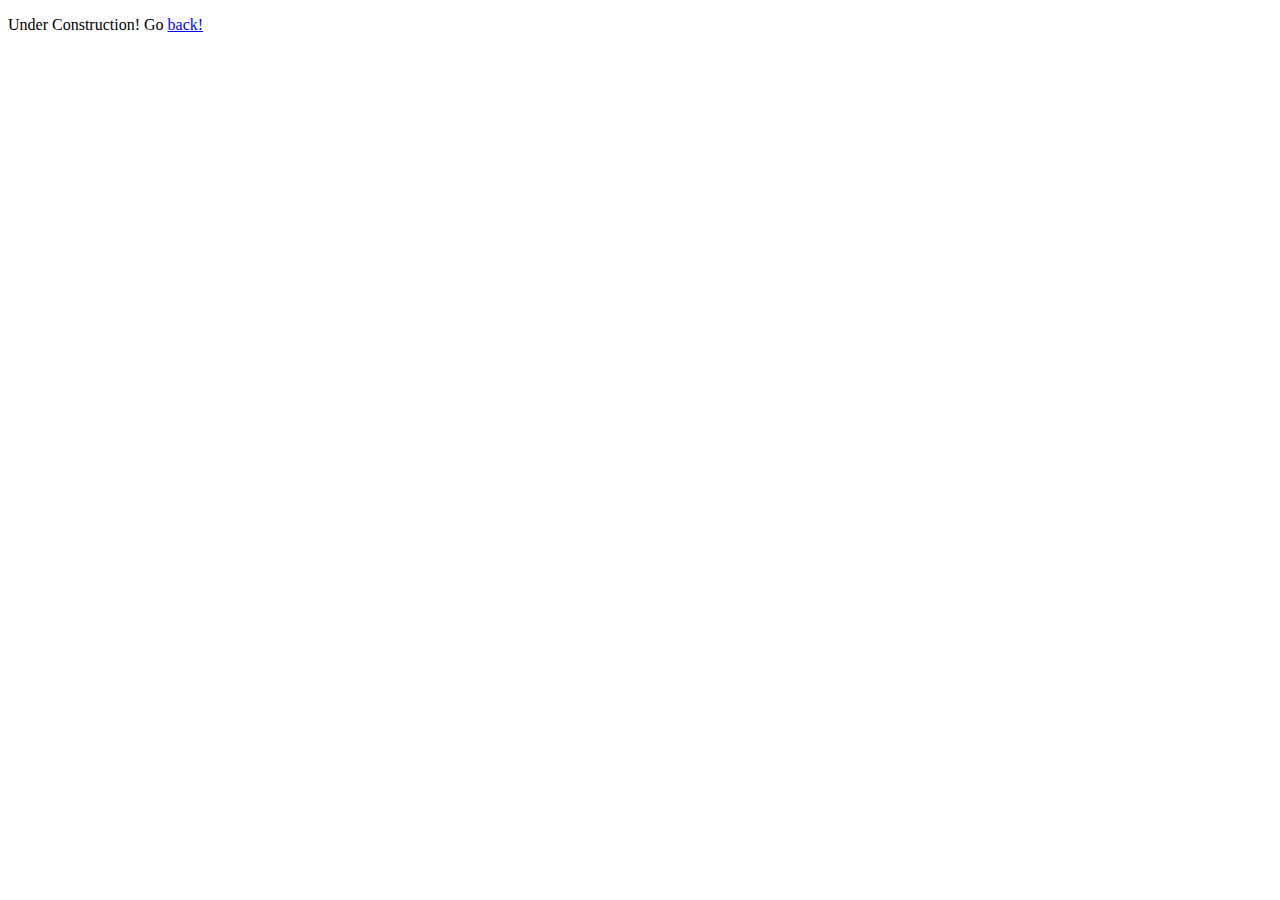
<file: index.html>
<!DOCTYPE html>
<html lang="en">
<head>
  <meta charset="utf-8">
  <title></title>
</head>
<body>
  <p>Under Construction! Go <a href="results.html" class="footer-button">back!</a></p>
</body>
</html>
</file>
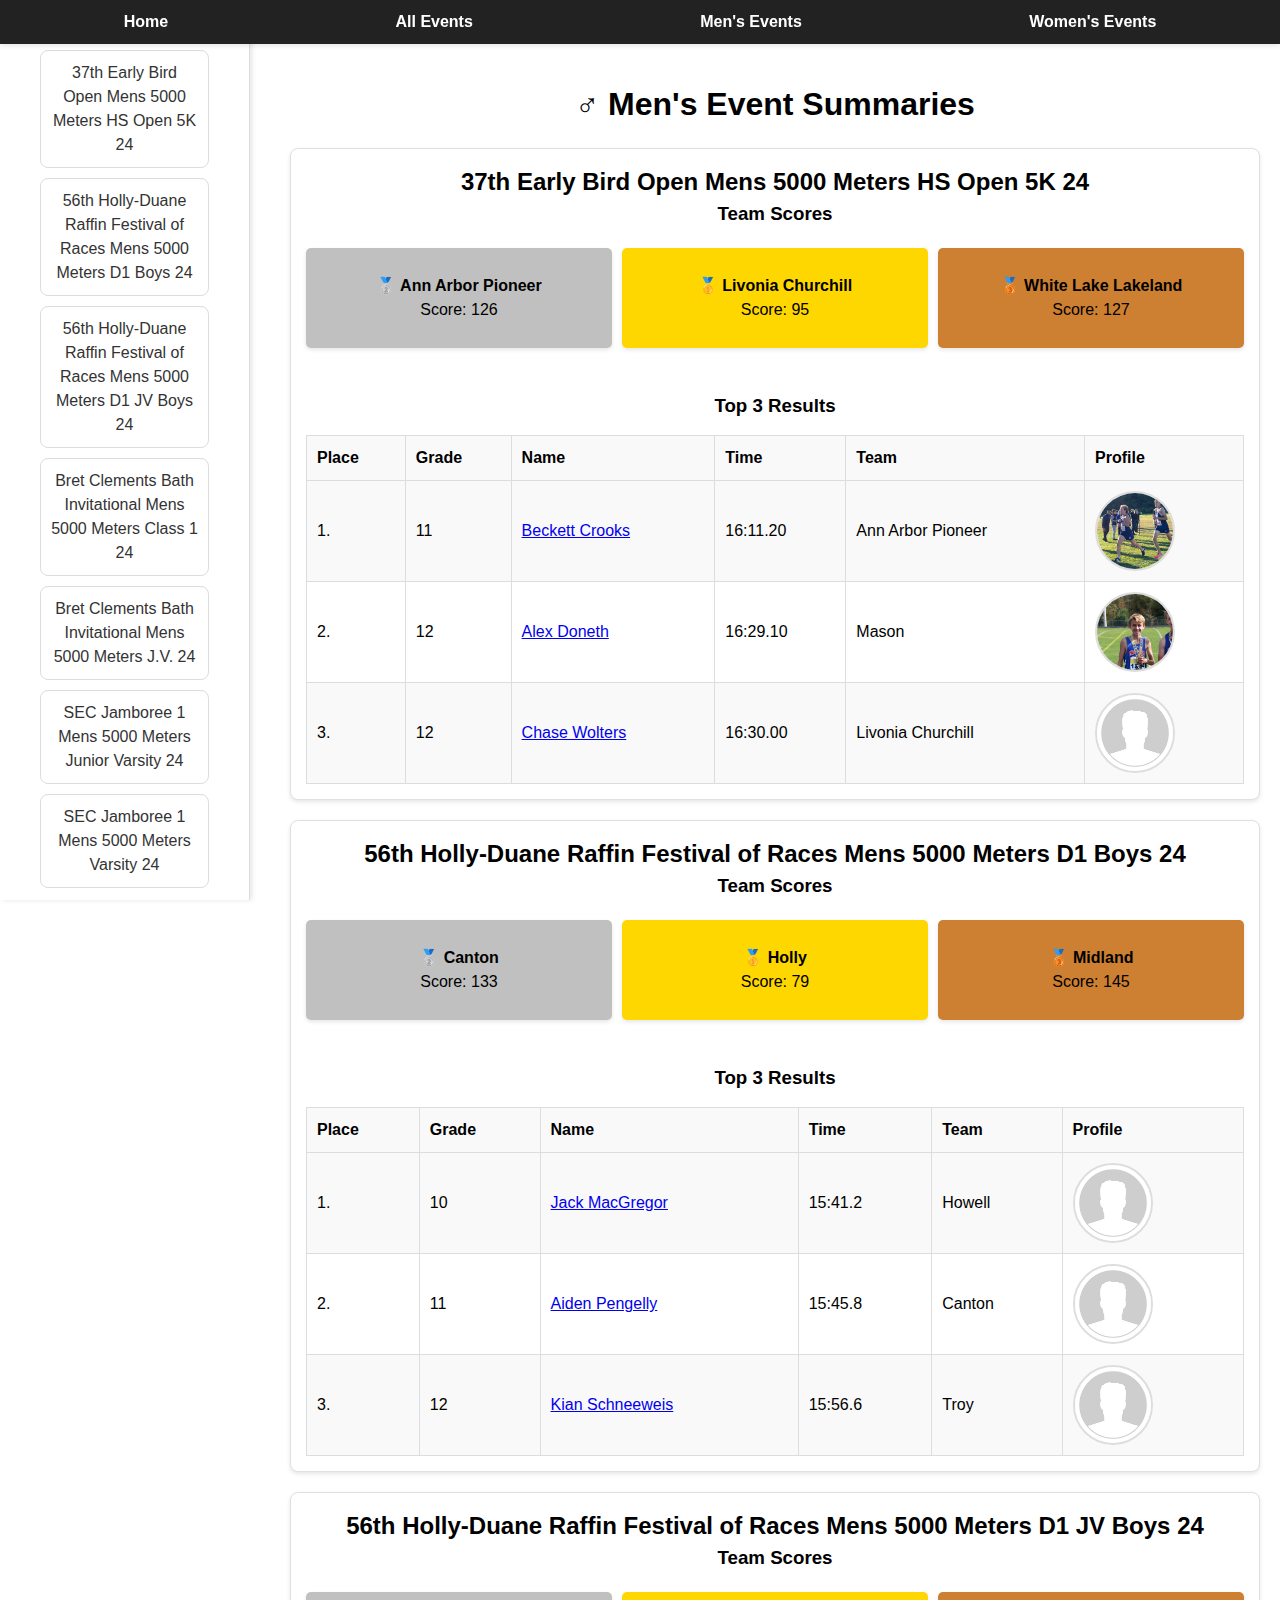
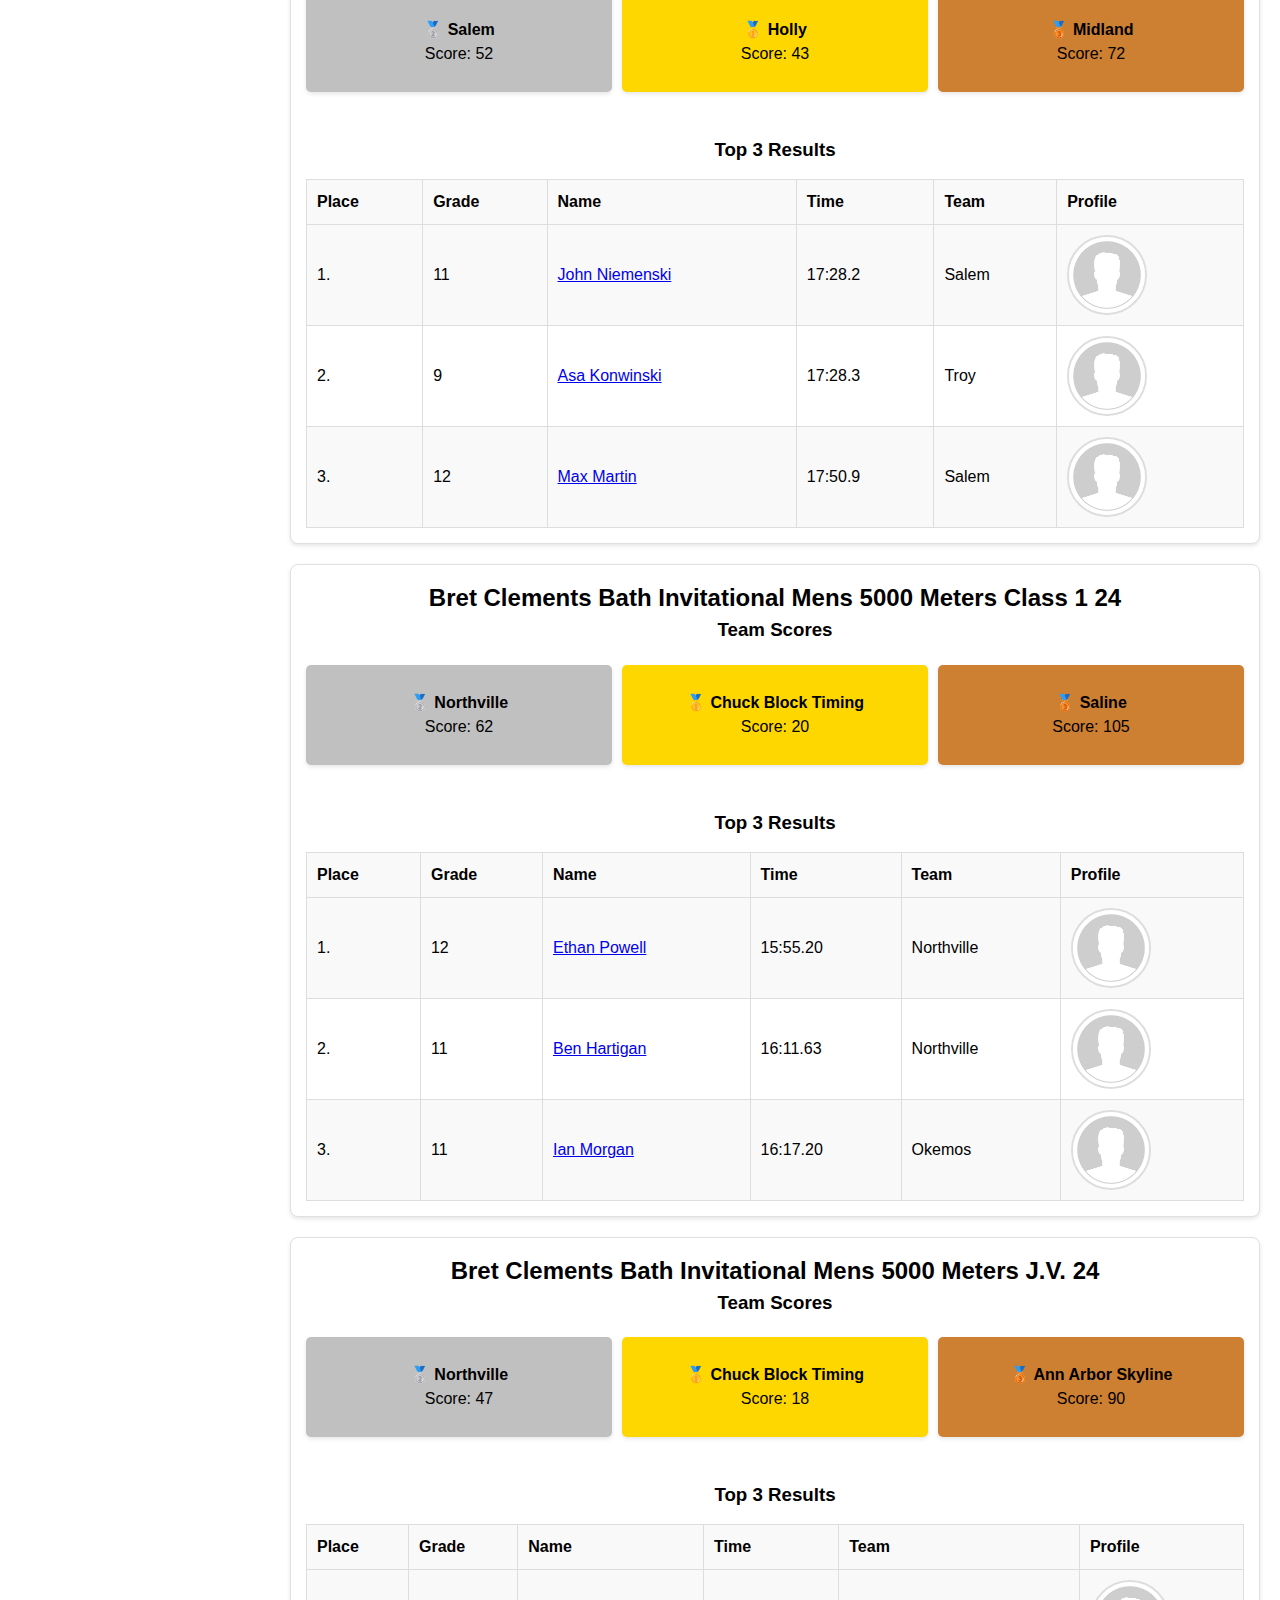
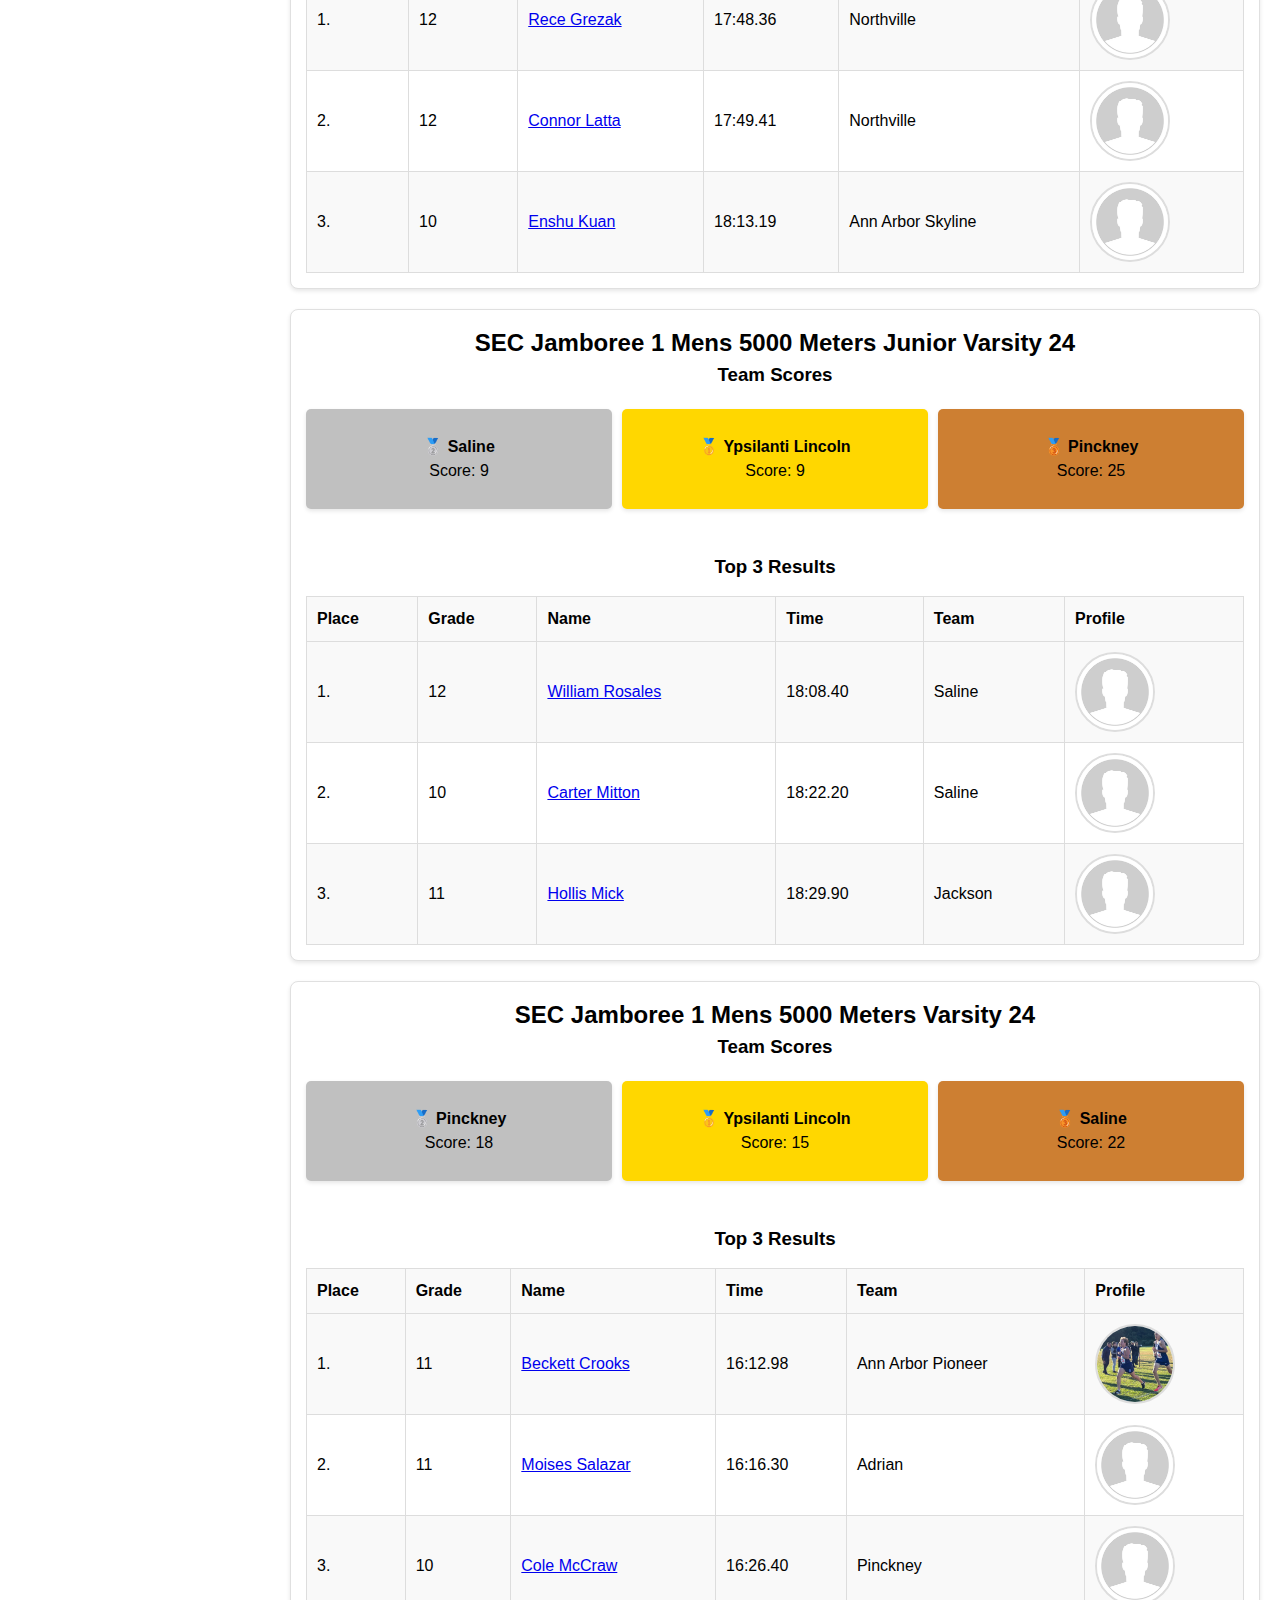
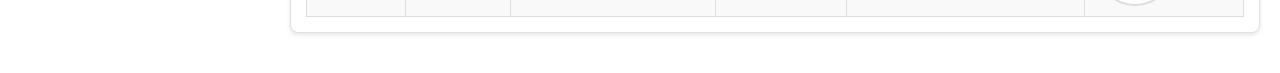
<file: mens_results.html>
<!DOCTYPE html>
<html lang="en">
<head>
    <meta charset="UTF-8">
    <meta http-equiv="X-UA-Compatible" content="IE=edge">
    <meta name="viewport" content="width=device-width, initial-scale=1.0">
    <title>&#9794; Men's Event Summaries</title>
    <link rel="icon" href="images/favicon.ico" type="image/x-icon">
    <link rel="stylesheet" type="text/css" href="css/reset.css">
    <link rel="stylesheet" href="css/style.css">
</head>
<body>
    <!-- Top Navbar -->
    <div class="navbar">
        <a href="index.html">Home</a>
        <a href="results.html">All Events</a>
        <a href="mens_results.html">Men's Events</a>
        <a href="womens_results.html">Women's Events</a>
    </div>

    <!-- Image Modal -->
    <div id="image-modal" class="modal" style="display: none;">
        <img class="modal-content" id="modal-img" alt="Profile Pic Fullscreen View">
        <div id="modal-caption"></div>
    </div>

    <main>
        <nav class="event-list">
            <ul>
    <li><a href="#event-1" class="event-link">37th Early Bird Open Mens 5000 Meters HS Open 5K 24</a></li><li><a href="#event-2" class="event-link">56th Holly-Duane Raffin Festival of Races Mens 5000 Meters D1 Boys 24</a></li><li><a href="#event-3" class="event-link">56th Holly-Duane Raffin Festival of Races Mens 5000 Meters D1 JV Boys 24</a></li><li><a href="#event-4" class="event-link">Bret Clements Bath Invitational Mens 5000 Meters Class 1 24</a></li><li><a href="#event-5" class="event-link">Bret Clements Bath Invitational Mens 5000 Meters J.V. 24</a></li><li><a href="#event-6" class="event-link">SEC Jamboree 1 Mens 5000 Meters Junior Varsity 24</a></li><li><a href="#event-7" class="event-link">SEC Jamboree 1 Mens 5000 Meters Varsity 24</a></li>
            </ul>
        </nav>
        <h1>&#9794; Men's Event Summaries</h1>
    
            <div class="spacer" id="spacer-1"></div>
            <section id="event-1" class="event">
                <h2>37th Early Bird Open Mens 5000 Meters HS Open 5K 24</h2>
                <h3>Team Scores</h3>
                <div class="podium">
            
                <div class="first-place">
                    <p><b>&#129351; Livonia Churchill</b></p>
                    <p>Score: 95</p>
                </div>
                
                <div class="second-place">
                    <p><b>&#129352; Ann Arbor Pioneer</b></p>
                    <p>Score: 126</p>
                </div>
                
                <div class="third-place">
                    <p><b>&#129353; White Lake Lakeland</b></p>
                    <p>Score: 127</p>
                </div>
                
                </div>
                <br>
                <h3>Top 3 Results</h3>
                <table class="athlete-table">
                    <thead>
                        <tr>
                            <th>Place</th>
                            <th>Grade</th>
                            <th>Name</th>
                            <th>Time</th>
                            <th>Team</th>
                            <th>Profile</th>
                        </tr>
                    </thead>
                    <tbody>
            
                    <tr>
                        <td data-label="Place">1.</td>
                        <td data-label="Grade">11</td>
                        <td data-label="Name"><a href="https://www.athletic.net/athlete/21198004/cross-country" target="_blank">Beckett Crooks</a></td>
                        <td data-label="Time">16:11.20</td>
                        <td data-label="Team">Ann Arbor Pioneer</td>
                        <td data-label="Profile">
                            <img src="images/athletes/21198004.jpg" alt="Profile Picture of Beckett Crooks" 
                                 onclick="toggleModal('images/athletes/21198004.jpg', 'Beckett Crooks', event)" 
                                 tabindex="0">
                        </td>
                    </tr>
                    
                    <tr>
                        <td data-label="Place">2.</td>
                        <td data-label="Grade">12</td>
                        <td data-label="Name"><a href="https://www.athletic.net/athlete/14078430/cross-country" target="_blank">Alex Doneth</a></td>
                        <td data-label="Time">16:29.10</td>
                        <td data-label="Team">Mason</td>
                        <td data-label="Profile">
                            <img src="images/athletes/14078430.jpg" alt="Profile Picture of Alex Doneth" 
                                 onclick="toggleModal('images/athletes/14078430.jpg', 'Alex Doneth', event)" 
                                 tabindex="0">
                        </td>
                    </tr>
                    
                    <tr>
                        <td data-label="Place">3.</td>
                        <td data-label="Grade">12</td>
                        <td data-label="Name"><a href="https://www.athletic.net/athlete/18779770/cross-country" target="_blank">Chase Wolters</a></td>
                        <td data-label="Time">16:30.00</td>
                        <td data-label="Team">Livonia Churchill</td>
                        <td data-label="Profile">
                            <img src="images/default.jpg" alt="Profile Picture of Chase Wolters" 
                                 onclick="toggleModal('images/default.jpg', 'Chase Wolters', event)" 
                                 tabindex="0">
                        </td>
                    </tr>
                    
                    </tbody>
                </table>
            </section>
            
            <div class="spacer" id="spacer-2"></div>
            <section id="event-2" class="event">
                <h2>56th Holly-Duane Raffin Festival of Races Mens 5000 Meters D1 Boys 24</h2>
                <h3>Team Scores</h3>
                <div class="podium">
            
                <div class="first-place">
                    <p><b>&#129351; Holly</b></p>
                    <p>Score: 79</p>
                </div>
                
                <div class="second-place">
                    <p><b>&#129352; Canton</b></p>
                    <p>Score: 133</p>
                </div>
                
                <div class="third-place">
                    <p><b>&#129353; Midland</b></p>
                    <p>Score: 145</p>
                </div>
                
                </div>
                <br>
                <h3>Top 3 Results</h3>
                <table class="athlete-table">
                    <thead>
                        <tr>
                            <th>Place</th>
                            <th>Grade</th>
                            <th>Name</th>
                            <th>Time</th>
                            <th>Team</th>
                            <th>Profile</th>
                        </tr>
                    </thead>
                    <tbody>
            
                    <tr>
                        <td data-label="Place">1.</td>
                        <td data-label="Grade">10</td>
                        <td data-label="Name"><a href="https://www.athletic.net/athlete/17456114/cross-country" target="_blank">Jack MacGregor</a></td>
                        <td data-label="Time">15:41.2</td>
                        <td data-label="Team">Howell</td>
                        <td data-label="Profile">
                            <img src="images/default.jpg" alt="Profile Picture of Jack MacGregor" 
                                 onclick="toggleModal('images/default.jpg', 'Jack MacGregor', event)" 
                                 tabindex="0">
                        </td>
                    </tr>
                    
                    <tr>
                        <td data-label="Place">2.</td>
                        <td data-label="Grade">11</td>
                        <td data-label="Name"><a href="https://www.athletic.net/athlete/21144396/cross-country" target="_blank">Aiden Pengelly</a></td>
                        <td data-label="Time">15:45.8</td>
                        <td data-label="Team">Canton</td>
                        <td data-label="Profile">
                            <img src="images/default.jpg" alt="Profile Picture of Aiden Pengelly" 
                                 onclick="toggleModal('images/default.jpg', 'Aiden Pengelly', event)" 
                                 tabindex="0">
                        </td>
                    </tr>
                    
                    <tr>
                        <td data-label="Place">3.</td>
                        <td data-label="Grade">12</td>
                        <td data-label="Name"><a href="https://www.athletic.net/athlete/19825394/cross-country" target="_blank">Kian Schneeweis</a></td>
                        <td data-label="Time">15:56.6</td>
                        <td data-label="Team">Troy</td>
                        <td data-label="Profile">
                            <img src="images/default.jpg" alt="Profile Picture of Kian Schneeweis" 
                                 onclick="toggleModal('images/default.jpg', 'Kian Schneeweis', event)" 
                                 tabindex="0">
                        </td>
                    </tr>
                    
                    </tbody>
                </table>
            </section>
            
            <div class="spacer" id="spacer-3"></div>
            <section id="event-3" class="event">
                <h2>56th Holly-Duane Raffin Festival of Races Mens 5000 Meters D1 JV Boys 24</h2>
                <h3>Team Scores</h3>
                <div class="podium">
            
                <div class="first-place">
                    <p><b>&#129351; Holly</b></p>
                    <p>Score: 43</p>
                </div>
                
                <div class="second-place">
                    <p><b>&#129352; Salem</b></p>
                    <p>Score: 52</p>
                </div>
                
                <div class="third-place">
                    <p><b>&#129353; Midland</b></p>
                    <p>Score: 72</p>
                </div>
                
                </div>
                <br>
                <h3>Top 3 Results</h3>
                <table class="athlete-table">
                    <thead>
                        <tr>
                            <th>Place</th>
                            <th>Grade</th>
                            <th>Name</th>
                            <th>Time</th>
                            <th>Team</th>
                            <th>Profile</th>
                        </tr>
                    </thead>
                    <tbody>
            
                    <tr>
                        <td data-label="Place">1.</td>
                        <td data-label="Grade">11</td>
                        <td data-label="Name"><a href="https://www.athletic.net/athlete/19109794/cross-country" target="_blank">John Niemenski</a></td>
                        <td data-label="Time">17:28.2</td>
                        <td data-label="Team">Salem</td>
                        <td data-label="Profile">
                            <img src="images/default.jpg" alt="Profile Picture of John Niemenski" 
                                 onclick="toggleModal('images/default.jpg', 'John Niemenski', event)" 
                                 tabindex="0">
                        </td>
                    </tr>
                    
                    <tr>
                        <td data-label="Place">2.</td>
                        <td data-label="Grade">9</td>
                        <td data-label="Name"><a href="https://www.athletic.net/athlete/26407449/cross-country" target="_blank">Asa Konwinski</a></td>
                        <td data-label="Time">17:28.3</td>
                        <td data-label="Team">Troy</td>
                        <td data-label="Profile">
                            <img src="images/default.jpg" alt="Profile Picture of Asa Konwinski" 
                                 onclick="toggleModal('images/default.jpg', 'Asa Konwinski', event)" 
                                 tabindex="0">
                        </td>
                    </tr>
                    
                    <tr>
                        <td data-label="Place">3.</td>
                        <td data-label="Grade">12</td>
                        <td data-label="Name"><a href="https://www.athletic.net/athlete/18687802/cross-country" target="_blank">Max Martin</a></td>
                        <td data-label="Time">17:50.9</td>
                        <td data-label="Team">Salem</td>
                        <td data-label="Profile">
                            <img src="images/default.jpg" alt="Profile Picture of Max Martin" 
                                 onclick="toggleModal('images/default.jpg', 'Max Martin', event)" 
                                 tabindex="0">
                        </td>
                    </tr>
                    
                    </tbody>
                </table>
            </section>
            
            <div class="spacer" id="spacer-4"></div>
            <section id="event-4" class="event">
                <h2>Bret Clements Bath Invitational Mens 5000 Meters Class 1 24</h2>
                <h3>Team Scores</h3>
                <div class="podium">
            
                <div class="first-place">
                    <p><b>&#129351; Chuck Block Timing</b></p>
                    <p>Score: 20</p>
                </div>
                
                <div class="second-place">
                    <p><b>&#129352; Northville</b></p>
                    <p>Score: 62</p>
                </div>
                
                <div class="third-place">
                    <p><b>&#129353; Saline</b></p>
                    <p>Score: 105</p>
                </div>
                
                </div>
                <br>
                <h3>Top 3 Results</h3>
                <table class="athlete-table">
                    <thead>
                        <tr>
                            <th>Place</th>
                            <th>Grade</th>
                            <th>Name</th>
                            <th>Time</th>
                            <th>Team</th>
                            <th>Profile</th>
                        </tr>
                    </thead>
                    <tbody>
            
                    <tr>
                        <td data-label="Place">1.</td>
                        <td data-label="Grade">12</td>
                        <td data-label="Name"><a href="https://www.athletic.net/athlete/17514447/cross-country" target="_blank">Ethan Powell</a></td>
                        <td data-label="Time">15:55.20</td>
                        <td data-label="Team">Northville</td>
                        <td data-label="Profile">
                            <img src="images/default.jpg" alt="Profile Picture of Ethan Powell" 
                                 onclick="toggleModal('images/default.jpg', 'Ethan Powell', event)" 
                                 tabindex="0">
                        </td>
                    </tr>
                    
                    <tr>
                        <td data-label="Place">2.</td>
                        <td data-label="Grade">11</td>
                        <td data-label="Name"><a href="https://www.athletic.net/athlete/21351035/cross-country" target="_blank">Ben Hartigan</a></td>
                        <td data-label="Time">16:11.63</td>
                        <td data-label="Team">Northville</td>
                        <td data-label="Profile">
                            <img src="images/default.jpg" alt="Profile Picture of Ben Hartigan" 
                                 onclick="toggleModal('images/default.jpg', 'Ben Hartigan', event)" 
                                 tabindex="0">
                        </td>
                    </tr>
                    
                    <tr>
                        <td data-label="Place">3.</td>
                        <td data-label="Grade">11</td>
                        <td data-label="Name"><a href="https://www.athletic.net/athlete/20362252/cross-country" target="_blank">Ian Morgan</a></td>
                        <td data-label="Time">16:17.20</td>
                        <td data-label="Team">Okemos</td>
                        <td data-label="Profile">
                            <img src="images/default.jpg" alt="Profile Picture of Ian Morgan" 
                                 onclick="toggleModal('images/default.jpg', 'Ian Morgan', event)" 
                                 tabindex="0">
                        </td>
                    </tr>
                    
                    </tbody>
                </table>
            </section>
            
            <div class="spacer" id="spacer-5"></div>
            <section id="event-5" class="event">
                <h2>Bret Clements Bath Invitational Mens 5000 Meters J.V. 24</h2>
                <h3>Team Scores</h3>
                <div class="podium">
            
                <div class="first-place">
                    <p><b>&#129351; Chuck Block Timing</b></p>
                    <p>Score: 18</p>
                </div>
                
                <div class="second-place">
                    <p><b>&#129352; Northville</b></p>
                    <p>Score: 47</p>
                </div>
                
                <div class="third-place">
                    <p><b>&#129353; Ann Arbor Skyline</b></p>
                    <p>Score: 90</p>
                </div>
                
                </div>
                <br>
                <h3>Top 3 Results</h3>
                <table class="athlete-table">
                    <thead>
                        <tr>
                            <th>Place</th>
                            <th>Grade</th>
                            <th>Name</th>
                            <th>Time</th>
                            <th>Team</th>
                            <th>Profile</th>
                        </tr>
                    </thead>
                    <tbody>
            
                    <tr>
                        <td data-label="Place">1.</td>
                        <td data-label="Grade">12</td>
                        <td data-label="Name"><a href="https://www.athletic.net/athlete/18566376/cross-country" target="_blank">Rece Grezak</a></td>
                        <td data-label="Time">17:48.36</td>
                        <td data-label="Team">Northville</td>
                        <td data-label="Profile">
                            <img src="images/default.jpg" alt="Profile Picture of Rece Grezak" 
                                 onclick="toggleModal('images/default.jpg', 'Rece Grezak', event)" 
                                 tabindex="0">
                        </td>
                    </tr>
                    
                    <tr>
                        <td data-label="Place">2.</td>
                        <td data-label="Grade">12</td>
                        <td data-label="Name"><a href="https://www.athletic.net/athlete/18566380/cross-country" target="_blank">Connor Latta</a></td>
                        <td data-label="Time">17:49.41</td>
                        <td data-label="Team">Northville</td>
                        <td data-label="Profile">
                            <img src="images/default.jpg" alt="Profile Picture of Connor Latta" 
                                 onclick="toggleModal('images/default.jpg', 'Connor Latta', event)" 
                                 tabindex="0">
                        </td>
                    </tr>
                    
                    <tr>
                        <td data-label="Place">3.</td>
                        <td data-label="Grade">10</td>
                        <td data-label="Name"><a href="https://www.athletic.net/athlete/23687884/cross-country" target="_blank">Enshu Kuan</a></td>
                        <td data-label="Time">18:13.19</td>
                        <td data-label="Team">Ann Arbor Skyline</td>
                        <td data-label="Profile">
                            <img src="images/default.jpg" alt="Profile Picture of Enshu Kuan" 
                                 onclick="toggleModal('images/default.jpg', 'Enshu Kuan', event)" 
                                 tabindex="0">
                        </td>
                    </tr>
                    
                    </tbody>
                </table>
            </section>
            
            <div class="spacer" id="spacer-6"></div>
            <section id="event-6" class="event">
                <h2>SEC Jamboree 1 Mens 5000 Meters Junior Varsity 24</h2>
                <h3>Team Scores</h3>
                <div class="podium">
            
                <div class="first-place">
                    <p><b>&#129351; Ypsilanti Lincoln</b></p>
                    <p>Score: 9</p>
                </div>
                
                <div class="second-place">
                    <p><b>&#129352; Saline</b></p>
                    <p>Score: 9</p>
                </div>
                
                <div class="third-place">
                    <p><b>&#129353; Pinckney</b></p>
                    <p>Score: 25</p>
                </div>
                
                </div>
                <br>
                <h3>Top 3 Results</h3>
                <table class="athlete-table">
                    <thead>
                        <tr>
                            <th>Place</th>
                            <th>Grade</th>
                            <th>Name</th>
                            <th>Time</th>
                            <th>Team</th>
                            <th>Profile</th>
                        </tr>
                    </thead>
                    <tbody>
            
                    <tr>
                        <td data-label="Place">1.</td>
                        <td data-label="Grade">12</td>
                        <td data-label="Name"><a href="https://www.athletic.net/athlete/18800611/cross-country" target="_blank">William Rosales</a></td>
                        <td data-label="Time">18:08.40</td>
                        <td data-label="Team">Saline</td>
                        <td data-label="Profile">
                            <img src="images/default.jpg" alt="Profile Picture of William Rosales" 
                                 onclick="toggleModal('images/default.jpg', 'William Rosales', event)" 
                                 tabindex="0">
                        </td>
                    </tr>
                    
                    <tr>
                        <td data-label="Place">2.</td>
                        <td data-label="Grade">10</td>
                        <td data-label="Name"><a href="https://www.athletic.net/athlete/23578352/cross-country" target="_blank">Carter Mitton</a></td>
                        <td data-label="Time">18:22.20</td>
                        <td data-label="Team">Saline</td>
                        <td data-label="Profile">
                            <img src="images/default.jpg" alt="Profile Picture of Carter Mitton" 
                                 onclick="toggleModal('images/default.jpg', 'Carter Mitton', event)" 
                                 tabindex="0">
                        </td>
                    </tr>
                    
                    <tr>
                        <td data-label="Place">3.</td>
                        <td data-label="Grade">11</td>
                        <td data-label="Name"><a href="https://www.athletic.net/athlete/15852465/cross-country" target="_blank">Hollis Mick</a></td>
                        <td data-label="Time">18:29.90</td>
                        <td data-label="Team">Jackson</td>
                        <td data-label="Profile">
                            <img src="images/default.jpg" alt="Profile Picture of Hollis Mick" 
                                 onclick="toggleModal('images/default.jpg', 'Hollis Mick', event)" 
                                 tabindex="0">
                        </td>
                    </tr>
                    
                    </tbody>
                </table>
            </section>
            
            <div class="spacer" id="spacer-7"></div>
            <section id="event-7" class="event">
                <h2>SEC Jamboree 1 Mens 5000 Meters Varsity 24</h2>
                <h3>Team Scores</h3>
                <div class="podium">
            
                <div class="first-place">
                    <p><b>&#129351; Ypsilanti Lincoln</b></p>
                    <p>Score: 15</p>
                </div>
                
                <div class="second-place">
                    <p><b>&#129352; Pinckney</b></p>
                    <p>Score: 18</p>
                </div>
                
                <div class="third-place">
                    <p><b>&#129353; Saline</b></p>
                    <p>Score: 22</p>
                </div>
                
                </div>
                <br>
                <h3>Top 3 Results</h3>
                <table class="athlete-table">
                    <thead>
                        <tr>
                            <th>Place</th>
                            <th>Grade</th>
                            <th>Name</th>
                            <th>Time</th>
                            <th>Team</th>
                            <th>Profile</th>
                        </tr>
                    </thead>
                    <tbody>
            
                    <tr>
                        <td data-label="Place">1.</td>
                        <td data-label="Grade">11</td>
                        <td data-label="Name"><a href="https://www.athletic.net/athlete/21198004/cross-country" target="_blank">Beckett Crooks</a></td>
                        <td data-label="Time">16:12.98</td>
                        <td data-label="Team">Ann Arbor Pioneer</td>
                        <td data-label="Profile">
                            <img src="images/athletes/21198004.jpg" alt="Profile Picture of Beckett Crooks" 
                                 onclick="toggleModal('images/athletes/21198004.jpg', 'Beckett Crooks', event)" 
                                 tabindex="0">
                        </td>
                    </tr>
                    
                    <tr>
                        <td data-label="Place">2.</td>
                        <td data-label="Grade">11</td>
                        <td data-label="Name"><a href="https://www.athletic.net/athlete/21155740/cross-country" target="_blank">Moises Salazar</a></td>
                        <td data-label="Time">16:16.30</td>
                        <td data-label="Team">Adrian</td>
                        <td data-label="Profile">
                            <img src="images/default.jpg" alt="Profile Picture of Moises Salazar" 
                                 onclick="toggleModal('images/default.jpg', 'Moises Salazar', event)" 
                                 tabindex="0">
                        </td>
                    </tr>
                    
                    <tr>
                        <td data-label="Place">3.</td>
                        <td data-label="Grade">10</td>
                        <td data-label="Name"><a href="https://www.athletic.net/athlete/16009869/cross-country" target="_blank">Cole McCraw</a></td>
                        <td data-label="Time">16:26.40</td>
                        <td data-label="Team">Pinckney</td>
                        <td data-label="Profile">
                            <img src="images/default.jpg" alt="Profile Picture of Cole McCraw" 
                                 onclick="toggleModal('images/default.jpg', 'Cole McCraw', event)" 
                                 tabindex="0">
                        </td>
                    </tr>
                    
                    </tbody>
                </table>
            </section>
            
    <script src="js/script.js"></script>
    </main>
    
    <!-- Back to Top Button -->
    <button id="back-to-top" tabindex="0" style="display:none;">Back to Top</button>
</body>
</html>
</file>
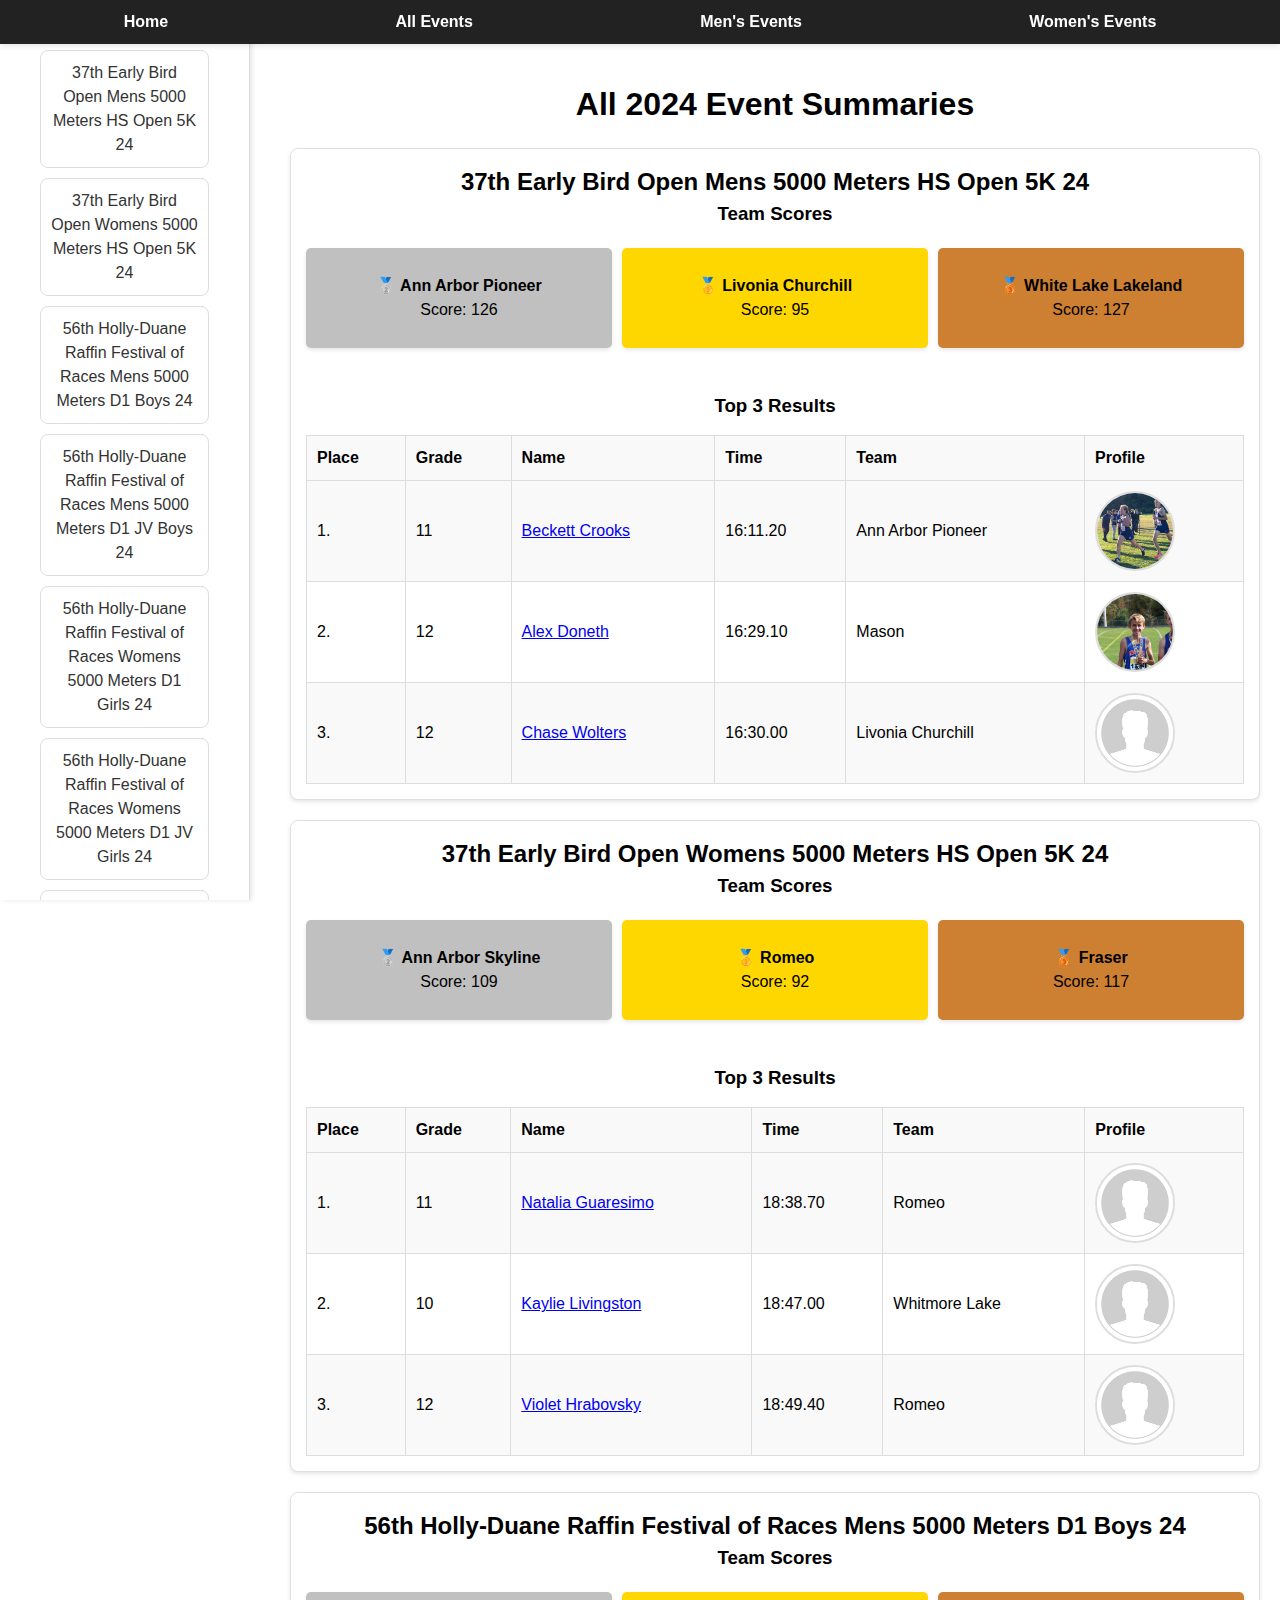
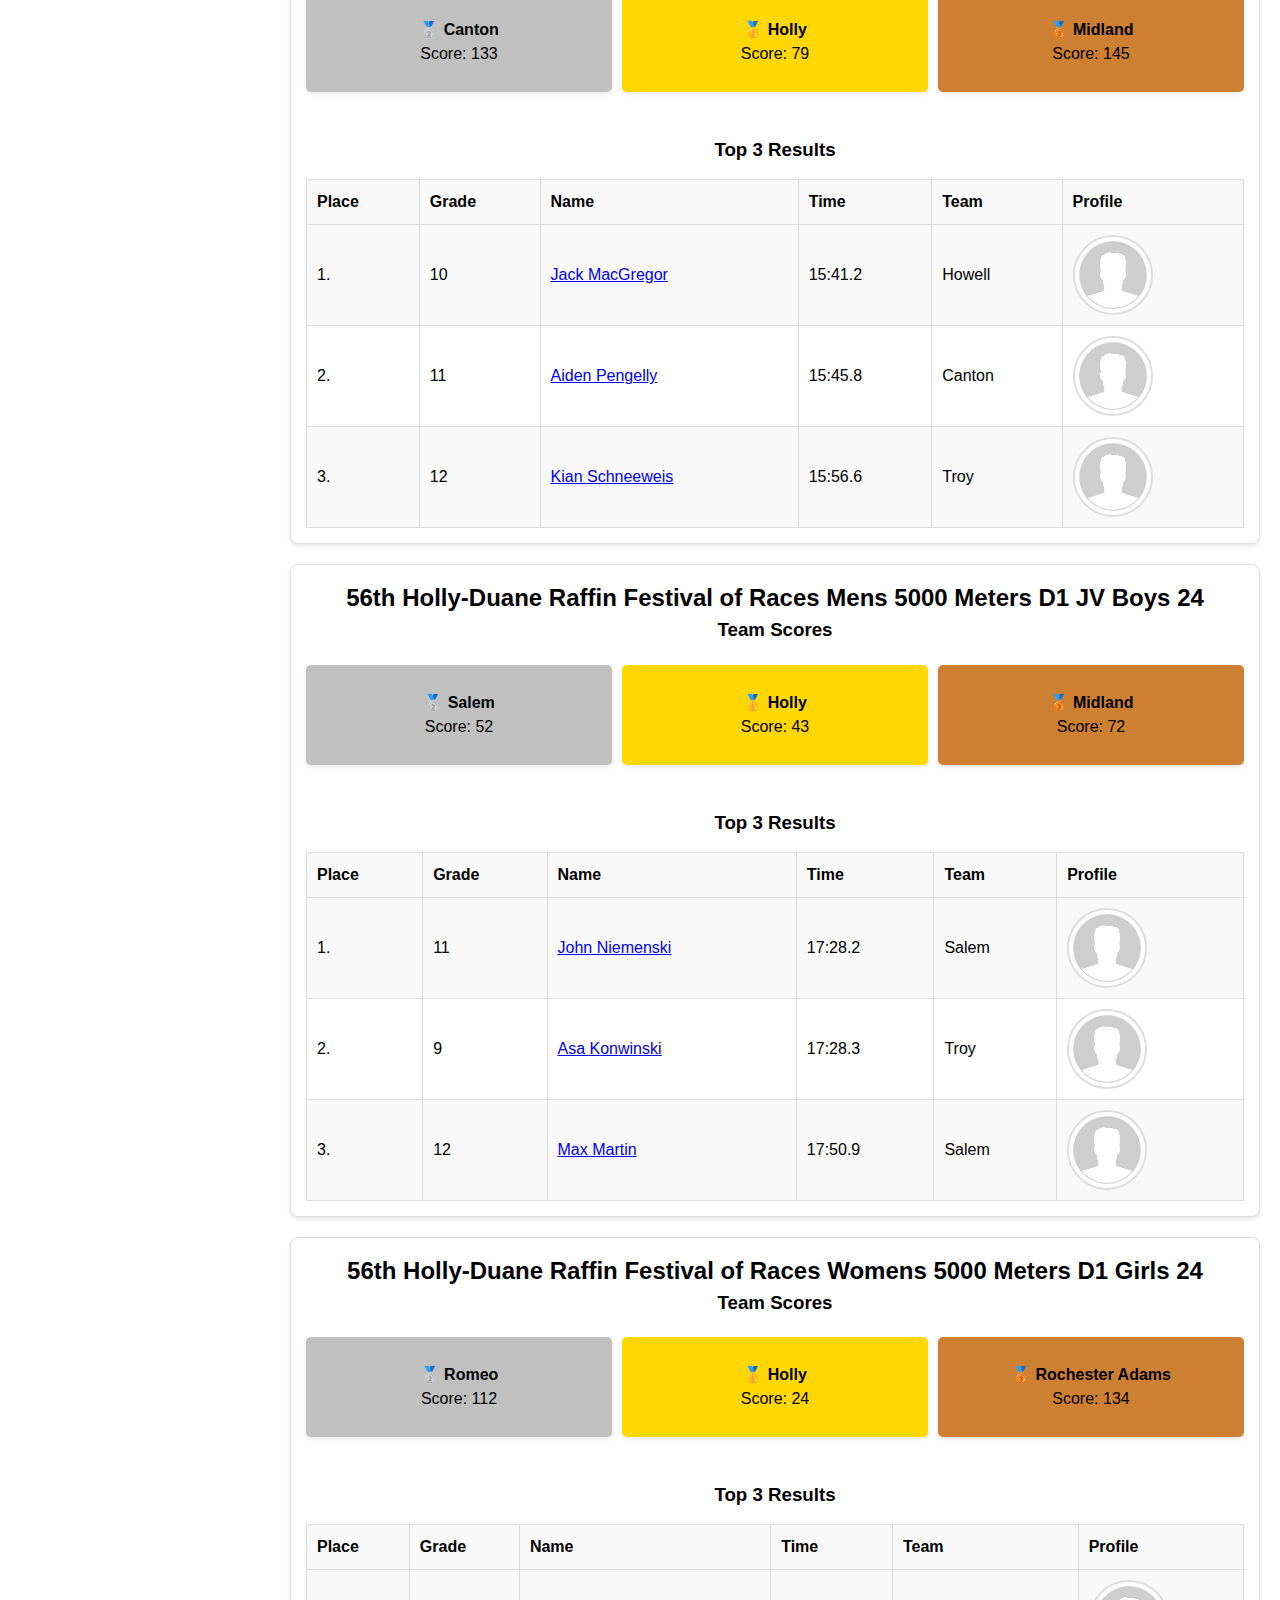
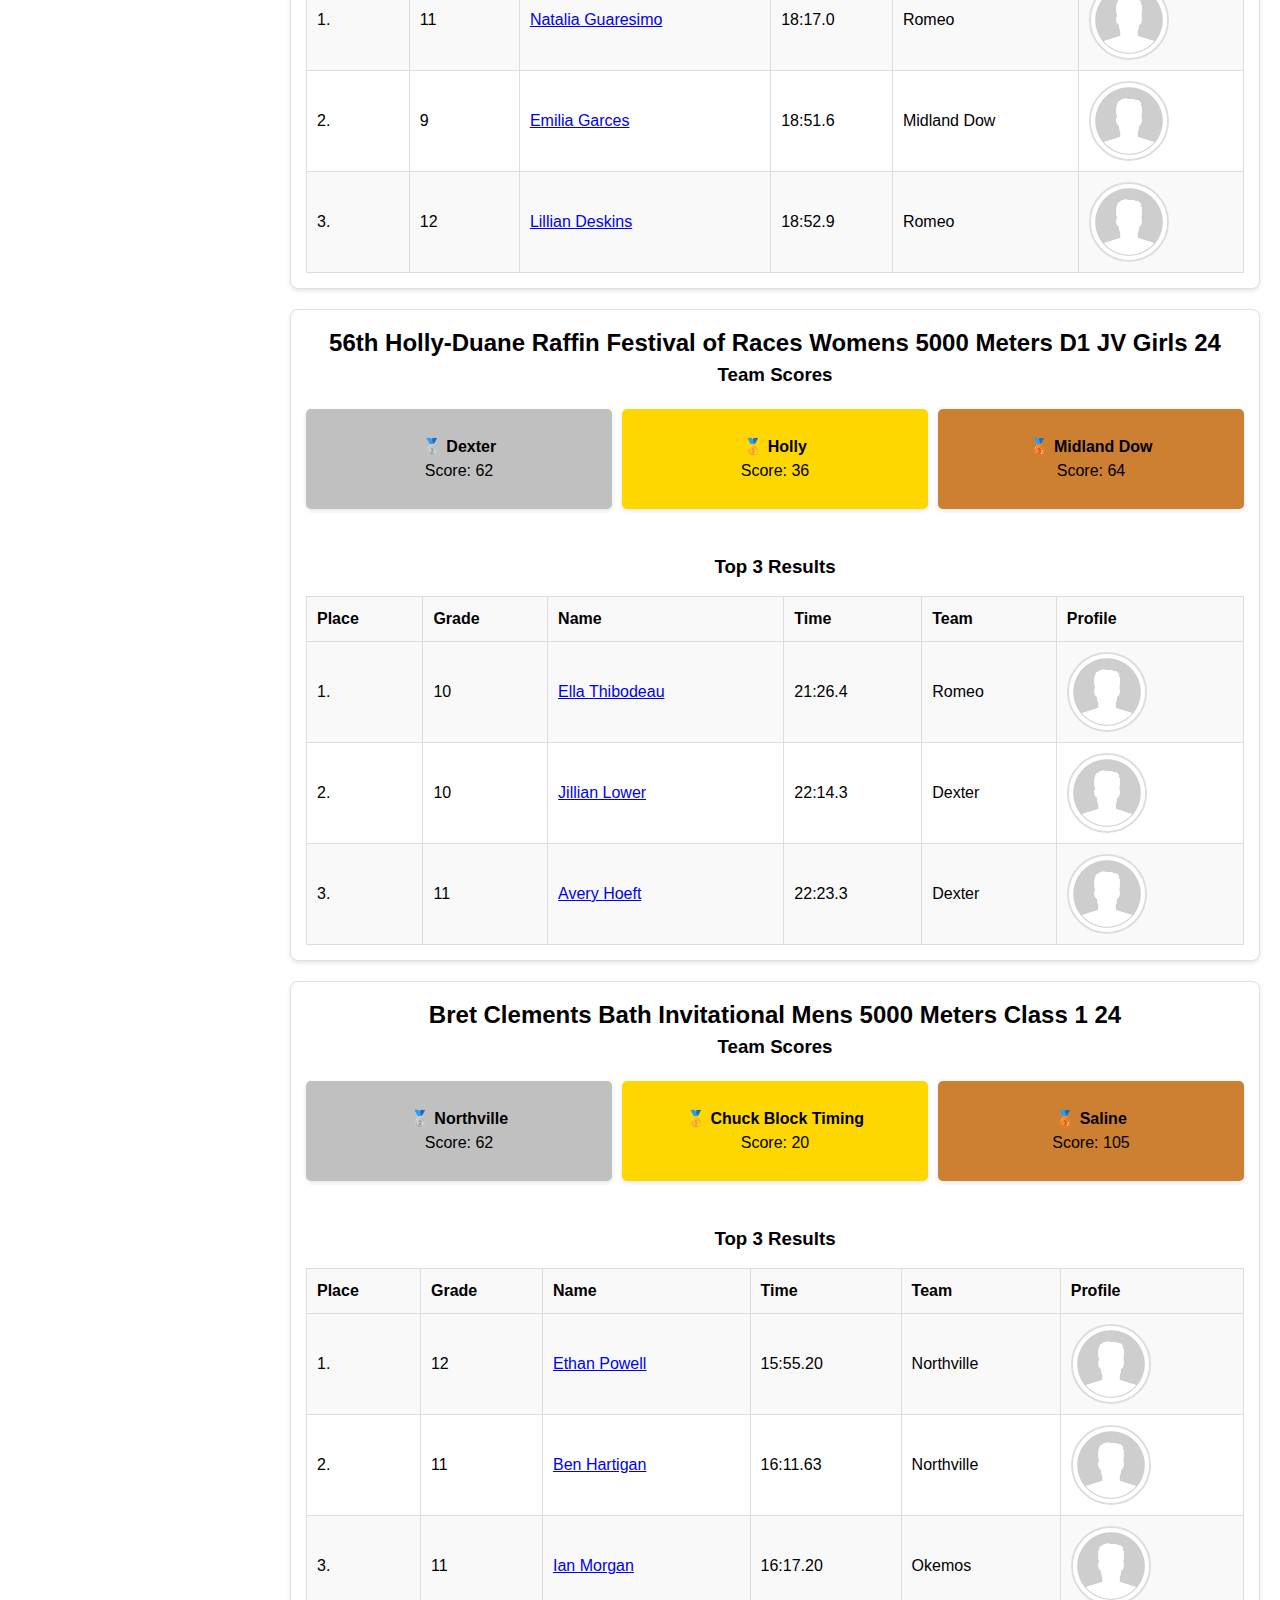
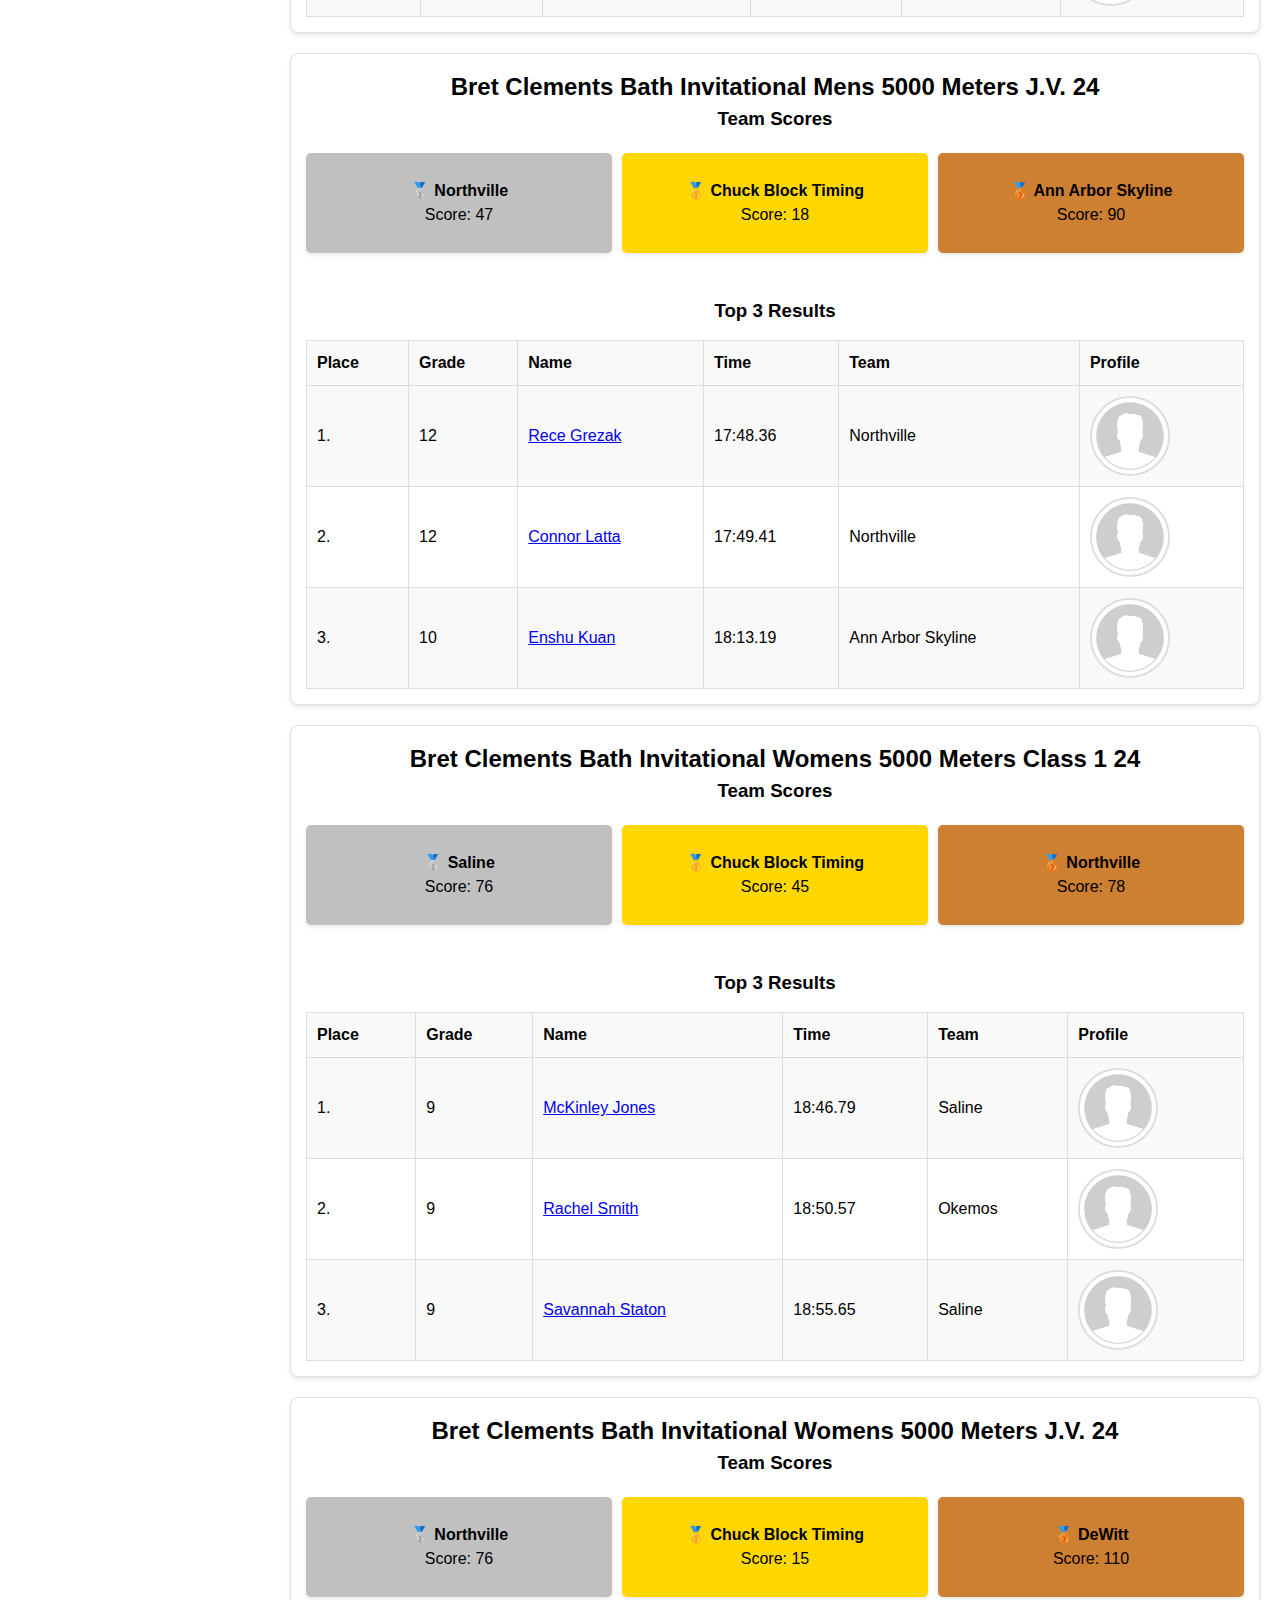
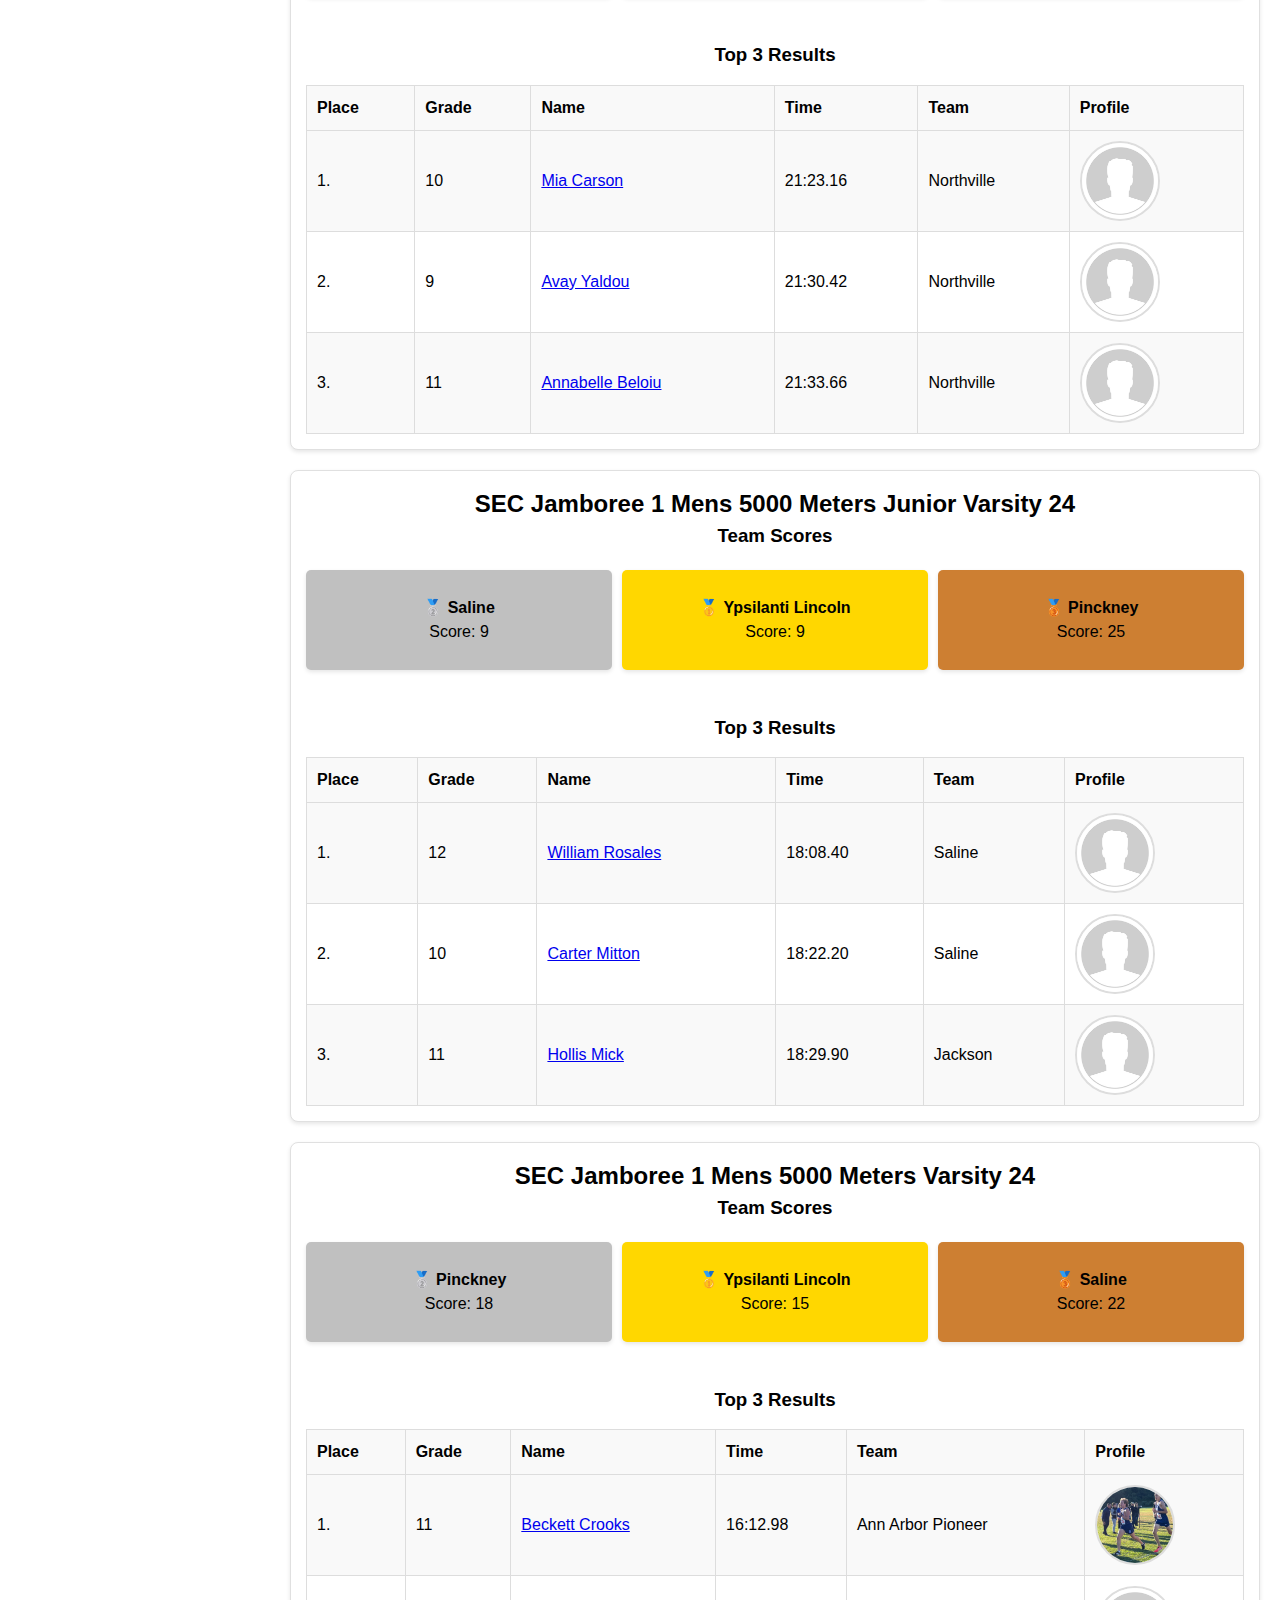
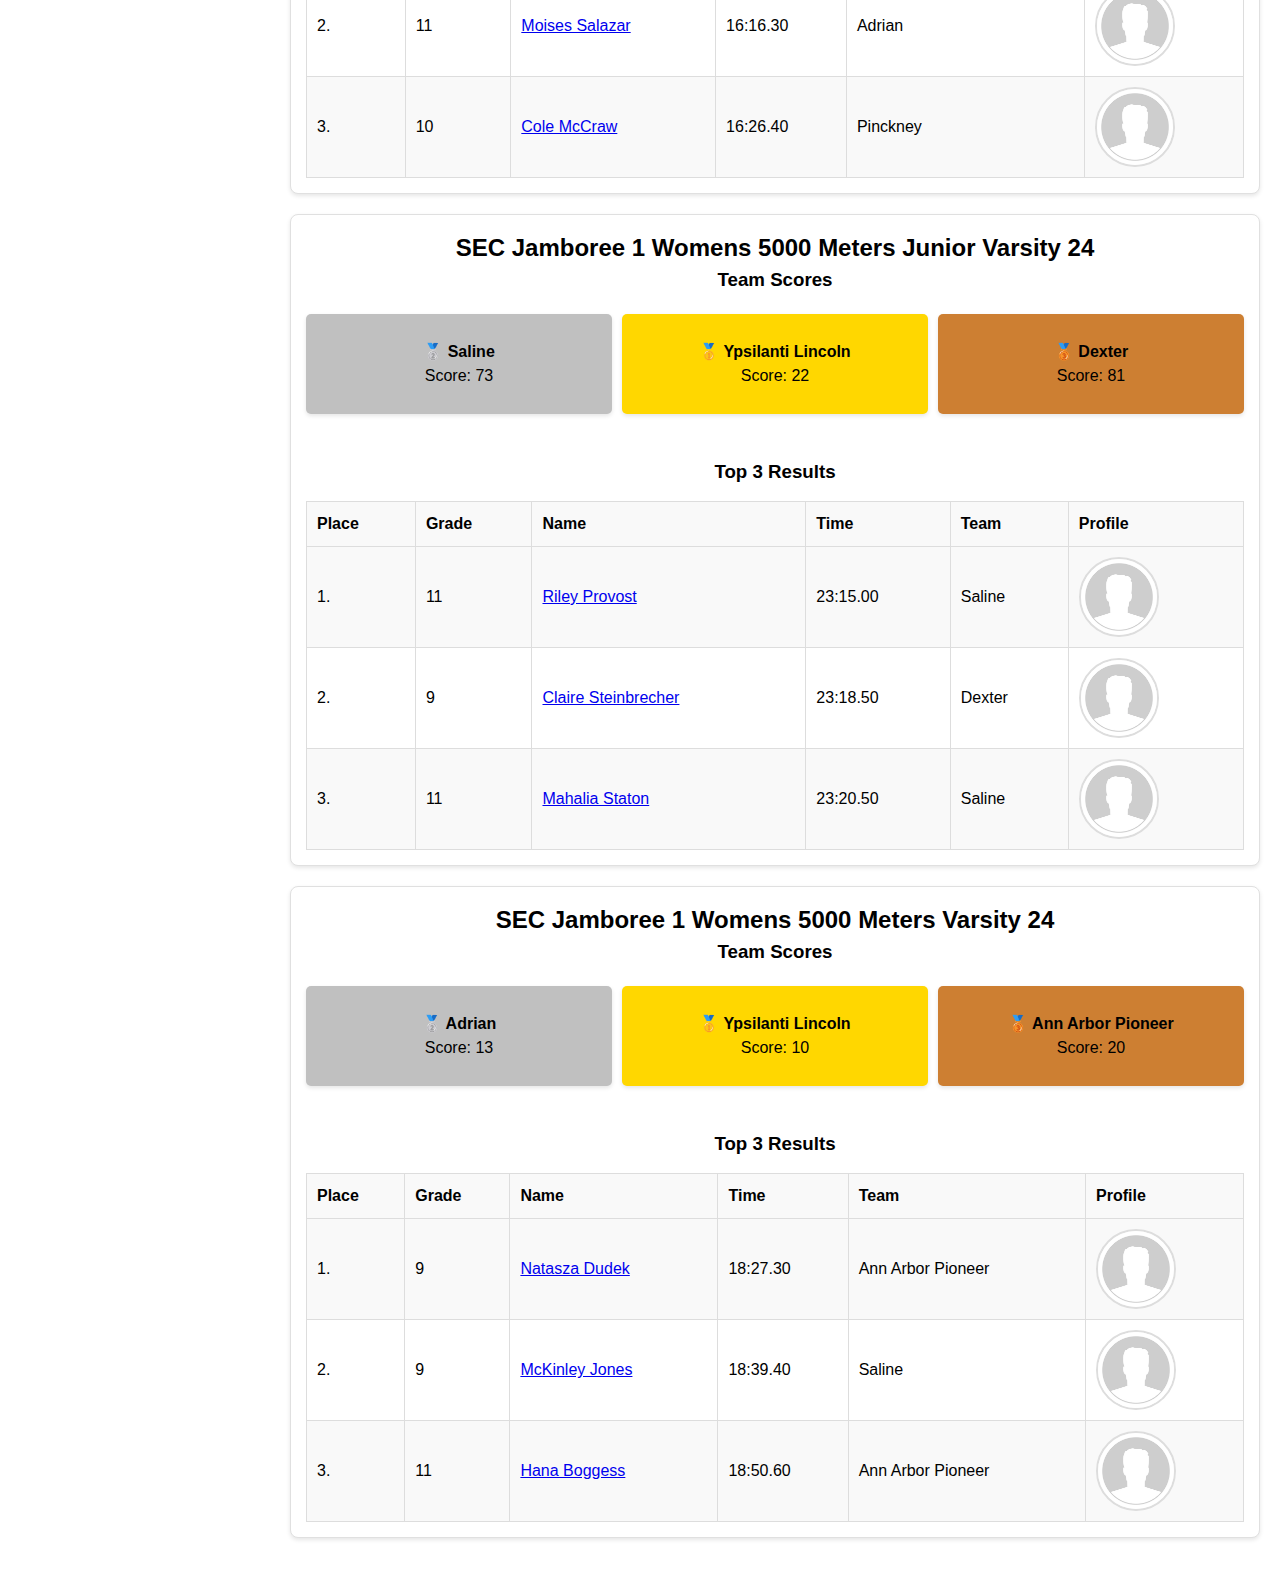
<file: results.html>
<!DOCTYPE html>
<html lang="en">
<head>
    <meta charset="UTF-8">
    <meta http-equiv="X-UA-Compatible" content="IE=edge">
    <meta name="viewport" content="width=device-width, initial-scale=1.0">
    <title>All 2024 Event Summaries</title>
    <link rel="icon" href="images/favicon.ico" type="image/x-icon">
    <link rel="stylesheet" type="text/css" href="css/reset.css">
    <link rel="stylesheet" href="css/style.css">
</head>
<body>
    <!-- Top Navbar -->
    <div class="navbar">
        <a href="index.html">Home</a>
        <a href="results.html">All Events</a>
        <a href="mens_results.html">Men's Events</a>
        <a href="womens_results.html">Women's Events</a>
    </div>

    <!-- Image Modal -->
    <div id="image-modal" class="modal" style="display: none;">
        <img class="modal-content" id="modal-img" alt="Profile Pic Fullscreen View">
        <div id="modal-caption"></div>
    </div>

    <main>
        <nav class="event-list">
            <ul>
    <li><a href="#event-1" class="event-link">37th Early Bird Open Mens 5000 Meters HS Open 5K 24</a></li><li><a href="#event-2" class="event-link">37th Early Bird Open Womens 5000 Meters HS Open 5K 24</a></li><li><a href="#event-3" class="event-link">56th Holly-Duane Raffin Festival of Races Mens 5000 Meters D1 Boys 24</a></li><li><a href="#event-4" class="event-link">56th Holly-Duane Raffin Festival of Races Mens 5000 Meters D1 JV Boys 24</a></li><li><a href="#event-5" class="event-link">56th Holly-Duane Raffin Festival of Races Womens 5000 Meters D1 Girls 24</a></li><li><a href="#event-6" class="event-link">56th Holly-Duane Raffin Festival of Races Womens 5000 Meters D1 JV Girls 24</a></li><li><a href="#event-7" class="event-link">Bret Clements Bath Invitational Mens 5000 Meters Class 1 24</a></li><li><a href="#event-8" class="event-link">Bret Clements Bath Invitational Mens 5000 Meters J.V. 24</a></li><li><a href="#event-9" class="event-link">Bret Clements Bath Invitational Womens 5000 Meters Class 1 24</a></li><li><a href="#event-10" class="event-link">Bret Clements Bath Invitational Womens 5000 Meters J.V. 24</a></li><li><a href="#event-11" class="event-link">SEC Jamboree 1 Mens 5000 Meters Junior Varsity 24</a></li><li><a href="#event-12" class="event-link">SEC Jamboree 1 Mens 5000 Meters Varsity 24</a></li><li><a href="#event-13" class="event-link">SEC Jamboree 1 Womens 5000 Meters Junior Varsity 24</a></li><li><a href="#event-14" class="event-link">SEC Jamboree 1 Womens 5000 Meters Varsity 24</a></li>
            </ul>
        </nav>
        <h1>All 2024 Event Summaries</h1>
    
            <div class="spacer" id="spacer-1"></div>
            <section id="event-1" class="event">
                <h2>37th Early Bird Open Mens 5000 Meters HS Open 5K 24</h2>
                <h3>Team Scores</h3>
                <div class="podium">
            
                <div class="first-place">
                    <p><b>&#129351; Livonia Churchill</b></p>
                    <p>Score: 95</p>
                </div>
                
                <div class="second-place">
                    <p><b>&#129352; Ann Arbor Pioneer</b></p>
                    <p>Score: 126</p>
                </div>
                
                <div class="third-place">
                    <p><b>&#129353; White Lake Lakeland</b></p>
                    <p>Score: 127</p>
                </div>
                
                </div>
                <br>
                <h3>Top 3 Results</h3>
                <table class="athlete-table">
                    <thead>
                        <tr>
                            <th>Place</th>
                            <th>Grade</th>
                            <th>Name</th>
                            <th>Time</th>
                            <th>Team</th>
                            <th>Profile</th>
                        </tr>
                    </thead>
                    <tbody>
            
                    <tr>
                        <td data-label="Place">1.</td>
                        <td data-label="Grade">11</td>
                        <td data-label="Name"><a href="https://www.athletic.net/athlete/21198004/cross-country" target="_blank">Beckett Crooks</a></td>
                        <td data-label="Time">16:11.20</td>
                        <td data-label="Team">Ann Arbor Pioneer</td>
                        <td data-label="Profile">
                            <img src="images/athletes/21198004.jpg" alt="Profile Picture of Beckett Crooks" 
                                 onclick="toggleModal('images/athletes/21198004.jpg', 'Beckett Crooks', event)" 
                                 tabindex="0">
                        </td>
                    </tr>
                    
                    <tr>
                        <td data-label="Place">2.</td>
                        <td data-label="Grade">12</td>
                        <td data-label="Name"><a href="https://www.athletic.net/athlete/14078430/cross-country" target="_blank">Alex Doneth</a></td>
                        <td data-label="Time">16:29.10</td>
                        <td data-label="Team">Mason</td>
                        <td data-label="Profile">
                            <img src="images/athletes/14078430.jpg" alt="Profile Picture of Alex Doneth" 
                                 onclick="toggleModal('images/athletes/14078430.jpg', 'Alex Doneth', event)" 
                                 tabindex="0">
                        </td>
                    </tr>
                    
                    <tr>
                        <td data-label="Place">3.</td>
                        <td data-label="Grade">12</td>
                        <td data-label="Name"><a href="https://www.athletic.net/athlete/18779770/cross-country" target="_blank">Chase Wolters</a></td>
                        <td data-label="Time">16:30.00</td>
                        <td data-label="Team">Livonia Churchill</td>
                        <td data-label="Profile">
                            <img src="images/default.jpg" alt="Profile Picture of Chase Wolters" 
                                 onclick="toggleModal('images/default.jpg', 'Chase Wolters', event)" 
                                 tabindex="0">
                        </td>
                    </tr>
                    
                    </tbody>
                </table>
            </section>
            
            <div class="spacer" id="spacer-2"></div>
            <section id="event-2" class="event">
                <h2>37th Early Bird Open Womens 5000 Meters HS Open 5K 24</h2>
                <h3>Team Scores</h3>
                <div class="podium">
            
                <div class="first-place">
                    <p><b>&#129351; Romeo</b></p>
                    <p>Score: 92</p>
                </div>
                
                <div class="second-place">
                    <p><b>&#129352; Ann Arbor Skyline</b></p>
                    <p>Score: 109</p>
                </div>
                
                <div class="third-place">
                    <p><b>&#129353; Fraser</b></p>
                    <p>Score: 117</p>
                </div>
                
                </div>
                <br>
                <h3>Top 3 Results</h3>
                <table class="athlete-table">
                    <thead>
                        <tr>
                            <th>Place</th>
                            <th>Grade</th>
                            <th>Name</th>
                            <th>Time</th>
                            <th>Team</th>
                            <th>Profile</th>
                        </tr>
                    </thead>
                    <tbody>
            
                    <tr>
                        <td data-label="Place">1.</td>
                        <td data-label="Grade">11</td>
                        <td data-label="Name"><a href="https://www.athletic.net/athlete/17271416/cross-country" target="_blank">Natalia Guaresimo</a></td>
                        <td data-label="Time">18:38.70</td>
                        <td data-label="Team">Romeo</td>
                        <td data-label="Profile">
                            <img src="images/default.jpg" alt="Profile Picture of Natalia Guaresimo" 
                                 onclick="toggleModal('images/default.jpg', 'Natalia Guaresimo', event)" 
                                 tabindex="0">
                        </td>
                    </tr>
                    
                    <tr>
                        <td data-label="Place">2.</td>
                        <td data-label="Grade">10</td>
                        <td data-label="Name"><a href="https://www.athletic.net/athlete/19229177/cross-country" target="_blank">Kaylie Livingston</a></td>
                        <td data-label="Time">18:47.00</td>
                        <td data-label="Team">Whitmore Lake</td>
                        <td data-label="Profile">
                            <img src="images/default.jpg" alt="Profile Picture of Kaylie Livingston" 
                                 onclick="toggleModal('images/default.jpg', 'Kaylie Livingston', event)" 
                                 tabindex="0">
                        </td>
                    </tr>
                    
                    <tr>
                        <td data-label="Place">3.</td>
                        <td data-label="Grade">12</td>
                        <td data-label="Name"><a href="https://www.athletic.net/athlete/13894494/cross-country" target="_blank">Violet Hrabovsky</a></td>
                        <td data-label="Time">18:49.40</td>
                        <td data-label="Team">Romeo</td>
                        <td data-label="Profile">
                            <img src="images/default.jpg" alt="Profile Picture of Violet Hrabovsky" 
                                 onclick="toggleModal('images/default.jpg', 'Violet Hrabovsky', event)" 
                                 tabindex="0">
                        </td>
                    </tr>
                    
                    </tbody>
                </table>
            </section>
            
            <div class="spacer" id="spacer-3"></div>
            <section id="event-3" class="event">
                <h2>56th Holly-Duane Raffin Festival of Races Mens 5000 Meters D1 Boys 24</h2>
                <h3>Team Scores</h3>
                <div class="podium">
            
                <div class="first-place">
                    <p><b>&#129351; Holly</b></p>
                    <p>Score: 79</p>
                </div>
                
                <div class="second-place">
                    <p><b>&#129352; Canton</b></p>
                    <p>Score: 133</p>
                </div>
                
                <div class="third-place">
                    <p><b>&#129353; Midland</b></p>
                    <p>Score: 145</p>
                </div>
                
                </div>
                <br>
                <h3>Top 3 Results</h3>
                <table class="athlete-table">
                    <thead>
                        <tr>
                            <th>Place</th>
                            <th>Grade</th>
                            <th>Name</th>
                            <th>Time</th>
                            <th>Team</th>
                            <th>Profile</th>
                        </tr>
                    </thead>
                    <tbody>
            
                    <tr>
                        <td data-label="Place">1.</td>
                        <td data-label="Grade">10</td>
                        <td data-label="Name"><a href="https://www.athletic.net/athlete/17456114/cross-country" target="_blank">Jack MacGregor</a></td>
                        <td data-label="Time">15:41.2</td>
                        <td data-label="Team">Howell</td>
                        <td data-label="Profile">
                            <img src="images/default.jpg" alt="Profile Picture of Jack MacGregor" 
                                 onclick="toggleModal('images/default.jpg', 'Jack MacGregor', event)" 
                                 tabindex="0">
                        </td>
                    </tr>
                    
                    <tr>
                        <td data-label="Place">2.</td>
                        <td data-label="Grade">11</td>
                        <td data-label="Name"><a href="https://www.athletic.net/athlete/21144396/cross-country" target="_blank">Aiden Pengelly</a></td>
                        <td data-label="Time">15:45.8</td>
                        <td data-label="Team">Canton</td>
                        <td data-label="Profile">
                            <img src="images/default.jpg" alt="Profile Picture of Aiden Pengelly" 
                                 onclick="toggleModal('images/default.jpg', 'Aiden Pengelly', event)" 
                                 tabindex="0">
                        </td>
                    </tr>
                    
                    <tr>
                        <td data-label="Place">3.</td>
                        <td data-label="Grade">12</td>
                        <td data-label="Name"><a href="https://www.athletic.net/athlete/19825394/cross-country" target="_blank">Kian Schneeweis</a></td>
                        <td data-label="Time">15:56.6</td>
                        <td data-label="Team">Troy</td>
                        <td data-label="Profile">
                            <img src="images/default.jpg" alt="Profile Picture of Kian Schneeweis" 
                                 onclick="toggleModal('images/default.jpg', 'Kian Schneeweis', event)" 
                                 tabindex="0">
                        </td>
                    </tr>
                    
                    </tbody>
                </table>
            </section>
            
            <div class="spacer" id="spacer-4"></div>
            <section id="event-4" class="event">
                <h2>56th Holly-Duane Raffin Festival of Races Mens 5000 Meters D1 JV Boys 24</h2>
                <h3>Team Scores</h3>
                <div class="podium">
            
                <div class="first-place">
                    <p><b>&#129351; Holly</b></p>
                    <p>Score: 43</p>
                </div>
                
                <div class="second-place">
                    <p><b>&#129352; Salem</b></p>
                    <p>Score: 52</p>
                </div>
                
                <div class="third-place">
                    <p><b>&#129353; Midland</b></p>
                    <p>Score: 72</p>
                </div>
                
                </div>
                <br>
                <h3>Top 3 Results</h3>
                <table class="athlete-table">
                    <thead>
                        <tr>
                            <th>Place</th>
                            <th>Grade</th>
                            <th>Name</th>
                            <th>Time</th>
                            <th>Team</th>
                            <th>Profile</th>
                        </tr>
                    </thead>
                    <tbody>
            
                    <tr>
                        <td data-label="Place">1.</td>
                        <td data-label="Grade">11</td>
                        <td data-label="Name"><a href="https://www.athletic.net/athlete/19109794/cross-country" target="_blank">John Niemenski</a></td>
                        <td data-label="Time">17:28.2</td>
                        <td data-label="Team">Salem</td>
                        <td data-label="Profile">
                            <img src="images/default.jpg" alt="Profile Picture of John Niemenski" 
                                 onclick="toggleModal('images/default.jpg', 'John Niemenski', event)" 
                                 tabindex="0">
                        </td>
                    </tr>
                    
                    <tr>
                        <td data-label="Place">2.</td>
                        <td data-label="Grade">9</td>
                        <td data-label="Name"><a href="https://www.athletic.net/athlete/26407449/cross-country" target="_blank">Asa Konwinski</a></td>
                        <td data-label="Time">17:28.3</td>
                        <td data-label="Team">Troy</td>
                        <td data-label="Profile">
                            <img src="images/default.jpg" alt="Profile Picture of Asa Konwinski" 
                                 onclick="toggleModal('images/default.jpg', 'Asa Konwinski', event)" 
                                 tabindex="0">
                        </td>
                    </tr>
                    
                    <tr>
                        <td data-label="Place">3.</td>
                        <td data-label="Grade">12</td>
                        <td data-label="Name"><a href="https://www.athletic.net/athlete/18687802/cross-country" target="_blank">Max Martin</a></td>
                        <td data-label="Time">17:50.9</td>
                        <td data-label="Team">Salem</td>
                        <td data-label="Profile">
                            <img src="images/default.jpg" alt="Profile Picture of Max Martin" 
                                 onclick="toggleModal('images/default.jpg', 'Max Martin', event)" 
                                 tabindex="0">
                        </td>
                    </tr>
                    
                    </tbody>
                </table>
            </section>
            
            <div class="spacer" id="spacer-5"></div>
            <section id="event-5" class="event">
                <h2>56th Holly-Duane Raffin Festival of Races Womens 5000 Meters D1 Girls 24</h2>
                <h3>Team Scores</h3>
                <div class="podium">
            
                <div class="first-place">
                    <p><b>&#129351; Holly</b></p>
                    <p>Score: 24</p>
                </div>
                
                <div class="second-place">
                    <p><b>&#129352; Romeo</b></p>
                    <p>Score: 112</p>
                </div>
                
                <div class="third-place">
                    <p><b>&#129353; Rochester Adams</b></p>
                    <p>Score: 134</p>
                </div>
                
                </div>
                <br>
                <h3>Top 3 Results</h3>
                <table class="athlete-table">
                    <thead>
                        <tr>
                            <th>Place</th>
                            <th>Grade</th>
                            <th>Name</th>
                            <th>Time</th>
                            <th>Team</th>
                            <th>Profile</th>
                        </tr>
                    </thead>
                    <tbody>
            
                    <tr>
                        <td data-label="Place">1.</td>
                        <td data-label="Grade">11</td>
                        <td data-label="Name"><a href="https://www.athletic.net/athlete/17271416/cross-country" target="_blank">Natalia Guaresimo</a></td>
                        <td data-label="Time">18:17.0</td>
                        <td data-label="Team">Romeo</td>
                        <td data-label="Profile">
                            <img src="images/default.jpg" alt="Profile Picture of Natalia Guaresimo" 
                                 onclick="toggleModal('images/default.jpg', 'Natalia Guaresimo', event)" 
                                 tabindex="0">
                        </td>
                    </tr>
                    
                    <tr>
                        <td data-label="Place">2.</td>
                        <td data-label="Grade">9</td>
                        <td data-label="Name"><a href="https://www.athletic.net/athlete/21235099/cross-country" target="_blank">Emilia Garces</a></td>
                        <td data-label="Time">18:51.6</td>
                        <td data-label="Team">Midland Dow</td>
                        <td data-label="Profile">
                            <img src="images/default.jpg" alt="Profile Picture of Emilia Garces" 
                                 onclick="toggleModal('images/default.jpg', 'Emilia Garces', event)" 
                                 tabindex="0">
                        </td>
                    </tr>
                    
                    <tr>
                        <td data-label="Place">3.</td>
                        <td data-label="Grade">12</td>
                        <td data-label="Name"><a href="https://www.athletic.net/athlete/23745616/cross-country" target="_blank">Lillian Deskins</a></td>
                        <td data-label="Time">18:52.9</td>
                        <td data-label="Team">Romeo</td>
                        <td data-label="Profile">
                            <img src="images/default.jpg" alt="Profile Picture of Lillian Deskins" 
                                 onclick="toggleModal('images/default.jpg', 'Lillian Deskins', event)" 
                                 tabindex="0">
                        </td>
                    </tr>
                    
                    </tbody>
                </table>
            </section>
            
            <div class="spacer" id="spacer-6"></div>
            <section id="event-6" class="event">
                <h2>56th Holly-Duane Raffin Festival of Races Womens 5000 Meters D1 JV Girls 24</h2>
                <h3>Team Scores</h3>
                <div class="podium">
            
                <div class="first-place">
                    <p><b>&#129351; Holly</b></p>
                    <p>Score: 36</p>
                </div>
                
                <div class="second-place">
                    <p><b>&#129352; Dexter</b></p>
                    <p>Score: 62</p>
                </div>
                
                <div class="third-place">
                    <p><b>&#129353; Midland Dow</b></p>
                    <p>Score: 64</p>
                </div>
                
                </div>
                <br>
                <h3>Top 3 Results</h3>
                <table class="athlete-table">
                    <thead>
                        <tr>
                            <th>Place</th>
                            <th>Grade</th>
                            <th>Name</th>
                            <th>Time</th>
                            <th>Team</th>
                            <th>Profile</th>
                        </tr>
                    </thead>
                    <tbody>
            
                    <tr>
                        <td data-label="Place">1.</td>
                        <td data-label="Grade">10</td>
                        <td data-label="Name"><a href="https://www.athletic.net/athlete/18879417/cross-country" target="_blank">Ella Thibodeau</a></td>
                        <td data-label="Time">21:26.4</td>
                        <td data-label="Team">Romeo</td>
                        <td data-label="Profile">
                            <img src="images/default.jpg" alt="Profile Picture of Ella Thibodeau" 
                                 onclick="toggleModal('images/default.jpg', 'Ella Thibodeau', event)" 
                                 tabindex="0">
                        </td>
                    </tr>
                    
                    <tr>
                        <td data-label="Place">2.</td>
                        <td data-label="Grade">10</td>
                        <td data-label="Name"><a href="https://www.athletic.net/athlete/23531864/cross-country" target="_blank">Jillian Lower</a></td>
                        <td data-label="Time">22:14.3</td>
                        <td data-label="Team">Dexter</td>
                        <td data-label="Profile">
                            <img src="images/default.jpg" alt="Profile Picture of Jillian Lower" 
                                 onclick="toggleModal('images/default.jpg', 'Jillian Lower', event)" 
                                 tabindex="0">
                        </td>
                    </tr>
                    
                    <tr>
                        <td data-label="Place">3.</td>
                        <td data-label="Grade">11</td>
                        <td data-label="Name"><a href="https://www.athletic.net/athlete/17349241/cross-country" target="_blank">Avery Hoeft</a></td>
                        <td data-label="Time">22:23.3</td>
                        <td data-label="Team">Dexter</td>
                        <td data-label="Profile">
                            <img src="images/default.jpg" alt="Profile Picture of Avery Hoeft" 
                                 onclick="toggleModal('images/default.jpg', 'Avery Hoeft', event)" 
                                 tabindex="0">
                        </td>
                    </tr>
                    
                    </tbody>
                </table>
            </section>
            
            <div class="spacer" id="spacer-7"></div>
            <section id="event-7" class="event">
                <h2>Bret Clements Bath Invitational Mens 5000 Meters Class 1 24</h2>
                <h3>Team Scores</h3>
                <div class="podium">
            
                <div class="first-place">
                    <p><b>&#129351; Chuck Block Timing</b></p>
                    <p>Score: 20</p>
                </div>
                
                <div class="second-place">
                    <p><b>&#129352; Northville</b></p>
                    <p>Score: 62</p>
                </div>
                
                <div class="third-place">
                    <p><b>&#129353; Saline</b></p>
                    <p>Score: 105</p>
                </div>
                
                </div>
                <br>
                <h3>Top 3 Results</h3>
                <table class="athlete-table">
                    <thead>
                        <tr>
                            <th>Place</th>
                            <th>Grade</th>
                            <th>Name</th>
                            <th>Time</th>
                            <th>Team</th>
                            <th>Profile</th>
                        </tr>
                    </thead>
                    <tbody>
            
                    <tr>
                        <td data-label="Place">1.</td>
                        <td data-label="Grade">12</td>
                        <td data-label="Name"><a href="https://www.athletic.net/athlete/17514447/cross-country" target="_blank">Ethan Powell</a></td>
                        <td data-label="Time">15:55.20</td>
                        <td data-label="Team">Northville</td>
                        <td data-label="Profile">
                            <img src="images/default.jpg" alt="Profile Picture of Ethan Powell" 
                                 onclick="toggleModal('images/default.jpg', 'Ethan Powell', event)" 
                                 tabindex="0">
                        </td>
                    </tr>
                    
                    <tr>
                        <td data-label="Place">2.</td>
                        <td data-label="Grade">11</td>
                        <td data-label="Name"><a href="https://www.athletic.net/athlete/21351035/cross-country" target="_blank">Ben Hartigan</a></td>
                        <td data-label="Time">16:11.63</td>
                        <td data-label="Team">Northville</td>
                        <td data-label="Profile">
                            <img src="images/default.jpg" alt="Profile Picture of Ben Hartigan" 
                                 onclick="toggleModal('images/default.jpg', 'Ben Hartigan', event)" 
                                 tabindex="0">
                        </td>
                    </tr>
                    
                    <tr>
                        <td data-label="Place">3.</td>
                        <td data-label="Grade">11</td>
                        <td data-label="Name"><a href="https://www.athletic.net/athlete/20362252/cross-country" target="_blank">Ian Morgan</a></td>
                        <td data-label="Time">16:17.20</td>
                        <td data-label="Team">Okemos</td>
                        <td data-label="Profile">
                            <img src="images/default.jpg" alt="Profile Picture of Ian Morgan" 
                                 onclick="toggleModal('images/default.jpg', 'Ian Morgan', event)" 
                                 tabindex="0">
                        </td>
                    </tr>
                    
                    </tbody>
                </table>
            </section>
            
            <div class="spacer" id="spacer-8"></div>
            <section id="event-8" class="event">
                <h2>Bret Clements Bath Invitational Mens 5000 Meters J.V. 24</h2>
                <h3>Team Scores</h3>
                <div class="podium">
            
                <div class="first-place">
                    <p><b>&#129351; Chuck Block Timing</b></p>
                    <p>Score: 18</p>
                </div>
                
                <div class="second-place">
                    <p><b>&#129352; Northville</b></p>
                    <p>Score: 47</p>
                </div>
                
                <div class="third-place">
                    <p><b>&#129353; Ann Arbor Skyline</b></p>
                    <p>Score: 90</p>
                </div>
                
                </div>
                <br>
                <h3>Top 3 Results</h3>
                <table class="athlete-table">
                    <thead>
                        <tr>
                            <th>Place</th>
                            <th>Grade</th>
                            <th>Name</th>
                            <th>Time</th>
                            <th>Team</th>
                            <th>Profile</th>
                        </tr>
                    </thead>
                    <tbody>
            
                    <tr>
                        <td data-label="Place">1.</td>
                        <td data-label="Grade">12</td>
                        <td data-label="Name"><a href="https://www.athletic.net/athlete/18566376/cross-country" target="_blank">Rece Grezak</a></td>
                        <td data-label="Time">17:48.36</td>
                        <td data-label="Team">Northville</td>
                        <td data-label="Profile">
                            <img src="images/default.jpg" alt="Profile Picture of Rece Grezak" 
                                 onclick="toggleModal('images/default.jpg', 'Rece Grezak', event)" 
                                 tabindex="0">
                        </td>
                    </tr>
                    
                    <tr>
                        <td data-label="Place">2.</td>
                        <td data-label="Grade">12</td>
                        <td data-label="Name"><a href="https://www.athletic.net/athlete/18566380/cross-country" target="_blank">Connor Latta</a></td>
                        <td data-label="Time">17:49.41</td>
                        <td data-label="Team">Northville</td>
                        <td data-label="Profile">
                            <img src="images/default.jpg" alt="Profile Picture of Connor Latta" 
                                 onclick="toggleModal('images/default.jpg', 'Connor Latta', event)" 
                                 tabindex="0">
                        </td>
                    </tr>
                    
                    <tr>
                        <td data-label="Place">3.</td>
                        <td data-label="Grade">10</td>
                        <td data-label="Name"><a href="https://www.athletic.net/athlete/23687884/cross-country" target="_blank">Enshu Kuan</a></td>
                        <td data-label="Time">18:13.19</td>
                        <td data-label="Team">Ann Arbor Skyline</td>
                        <td data-label="Profile">
                            <img src="images/default.jpg" alt="Profile Picture of Enshu Kuan" 
                                 onclick="toggleModal('images/default.jpg', 'Enshu Kuan', event)" 
                                 tabindex="0">
                        </td>
                    </tr>
                    
                    </tbody>
                </table>
            </section>
            
            <div class="spacer" id="spacer-9"></div>
            <section id="event-9" class="event">
                <h2>Bret Clements Bath Invitational Womens 5000 Meters Class 1 24</h2>
                <h3>Team Scores</h3>
                <div class="podium">
            
                <div class="first-place">
                    <p><b>&#129351; Chuck Block Timing</b></p>
                    <p>Score: 45</p>
                </div>
                
                <div class="second-place">
                    <p><b>&#129352; Saline</b></p>
                    <p>Score: 76</p>
                </div>
                
                <div class="third-place">
                    <p><b>&#129353; Northville</b></p>
                    <p>Score: 78</p>
                </div>
                
                </div>
                <br>
                <h3>Top 3 Results</h3>
                <table class="athlete-table">
                    <thead>
                        <tr>
                            <th>Place</th>
                            <th>Grade</th>
                            <th>Name</th>
                            <th>Time</th>
                            <th>Team</th>
                            <th>Profile</th>
                        </tr>
                    </thead>
                    <tbody>
            
                    <tr>
                        <td data-label="Place">1.</td>
                        <td data-label="Grade">9</td>
                        <td data-label="Name"><a href="https://www.athletic.net/athlete/26372415/cross-country" target="_blank">McKinley Jones</a></td>
                        <td data-label="Time">18:46.79</td>
                        <td data-label="Team">Saline</td>
                        <td data-label="Profile">
                            <img src="images/default.jpg" alt="Profile Picture of McKinley Jones" 
                                 onclick="toggleModal('images/default.jpg', 'McKinley Jones', event)" 
                                 tabindex="0">
                        </td>
                    </tr>
                    
                    <tr>
                        <td data-label="Place">2.</td>
                        <td data-label="Grade">9</td>
                        <td data-label="Name"><a href="https://www.athletic.net/athlete/22661218/cross-country" target="_blank">Rachel Smith</a></td>
                        <td data-label="Time">18:50.57</td>
                        <td data-label="Team">Okemos</td>
                        <td data-label="Profile">
                            <img src="images/default.jpg" alt="Profile Picture of Rachel Smith" 
                                 onclick="toggleModal('images/default.jpg', 'Rachel Smith', event)" 
                                 tabindex="0">
                        </td>
                    </tr>
                    
                    <tr>
                        <td data-label="Place">3.</td>
                        <td data-label="Grade">9</td>
                        <td data-label="Name"><a href="https://www.athletic.net/athlete/26372417/cross-country" target="_blank">Savannah Staton</a></td>
                        <td data-label="Time">18:55.65</td>
                        <td data-label="Team">Saline</td>
                        <td data-label="Profile">
                            <img src="images/default.jpg" alt="Profile Picture of Savannah Staton" 
                                 onclick="toggleModal('images/default.jpg', 'Savannah Staton', event)" 
                                 tabindex="0">
                        </td>
                    </tr>
                    
                    </tbody>
                </table>
            </section>
            
            <div class="spacer" id="spacer-10"></div>
            <section id="event-10" class="event">
                <h2>Bret Clements Bath Invitational Womens 5000 Meters J.V. 24</h2>
                <h3>Team Scores</h3>
                <div class="podium">
            
                <div class="first-place">
                    <p><b>&#129351; Chuck Block Timing</b></p>
                    <p>Score: 15</p>
                </div>
                
                <div class="second-place">
                    <p><b>&#129352; Northville</b></p>
                    <p>Score: 76</p>
                </div>
                
                <div class="third-place">
                    <p><b>&#129353; DeWitt</b></p>
                    <p>Score: 110</p>
                </div>
                
                </div>
                <br>
                <h3>Top 3 Results</h3>
                <table class="athlete-table">
                    <thead>
                        <tr>
                            <th>Place</th>
                            <th>Grade</th>
                            <th>Name</th>
                            <th>Time</th>
                            <th>Team</th>
                            <th>Profile</th>
                        </tr>
                    </thead>
                    <tbody>
            
                    <tr>
                        <td data-label="Place">1.</td>
                        <td data-label="Grade">10</td>
                        <td data-label="Name"><a href="https://www.athletic.net/athlete/23575267/cross-country" target="_blank">Mia Carson</a></td>
                        <td data-label="Time">21:23.16</td>
                        <td data-label="Team">Northville</td>
                        <td data-label="Profile">
                            <img src="images/default.jpg" alt="Profile Picture of Mia Carson" 
                                 onclick="toggleModal('images/default.jpg', 'Mia Carson', event)" 
                                 tabindex="0">
                        </td>
                    </tr>
                    
                    <tr>
                        <td data-label="Place">2.</td>
                        <td data-label="Grade">9</td>
                        <td data-label="Name"><a href="https://www.athletic.net/athlete/19104721/cross-country" target="_blank">Avay Yaldou</a></td>
                        <td data-label="Time">21:30.42</td>
                        <td data-label="Team">Northville</td>
                        <td data-label="Profile">
                            <img src="images/default.jpg" alt="Profile Picture of Avay Yaldou" 
                                 onclick="toggleModal('images/default.jpg', 'Avay Yaldou', event)" 
                                 tabindex="0">
                        </td>
                    </tr>
                    
                    <tr>
                        <td data-label="Place">3.</td>
                        <td data-label="Grade">11</td>
                        <td data-label="Name"><a href="https://www.athletic.net/athlete/15866543/cross-country" target="_blank">Annabelle Beloiu</a></td>
                        <td data-label="Time">21:33.66</td>
                        <td data-label="Team">Northville</td>
                        <td data-label="Profile">
                            <img src="images/default.jpg" alt="Profile Picture of Annabelle Beloiu" 
                                 onclick="toggleModal('images/default.jpg', 'Annabelle Beloiu', event)" 
                                 tabindex="0">
                        </td>
                    </tr>
                    
                    </tbody>
                </table>
            </section>
            
            <div class="spacer" id="spacer-11"></div>
            <section id="event-11" class="event">
                <h2>SEC Jamboree 1 Mens 5000 Meters Junior Varsity 24</h2>
                <h3>Team Scores</h3>
                <div class="podium">
            
                <div class="first-place">
                    <p><b>&#129351; Ypsilanti Lincoln</b></p>
                    <p>Score: 9</p>
                </div>
                
                <div class="second-place">
                    <p><b>&#129352; Saline</b></p>
                    <p>Score: 9</p>
                </div>
                
                <div class="third-place">
                    <p><b>&#129353; Pinckney</b></p>
                    <p>Score: 25</p>
                </div>
                
                </div>
                <br>
                <h3>Top 3 Results</h3>
                <table class="athlete-table">
                    <thead>
                        <tr>
                            <th>Place</th>
                            <th>Grade</th>
                            <th>Name</th>
                            <th>Time</th>
                            <th>Team</th>
                            <th>Profile</th>
                        </tr>
                    </thead>
                    <tbody>
            
                    <tr>
                        <td data-label="Place">1.</td>
                        <td data-label="Grade">12</td>
                        <td data-label="Name"><a href="https://www.athletic.net/athlete/18800611/cross-country" target="_blank">William Rosales</a></td>
                        <td data-label="Time">18:08.40</td>
                        <td data-label="Team">Saline</td>
                        <td data-label="Profile">
                            <img src="images/default.jpg" alt="Profile Picture of William Rosales" 
                                 onclick="toggleModal('images/default.jpg', 'William Rosales', event)" 
                                 tabindex="0">
                        </td>
                    </tr>
                    
                    <tr>
                        <td data-label="Place">2.</td>
                        <td data-label="Grade">10</td>
                        <td data-label="Name"><a href="https://www.athletic.net/athlete/23578352/cross-country" target="_blank">Carter Mitton</a></td>
                        <td data-label="Time">18:22.20</td>
                        <td data-label="Team">Saline</td>
                        <td data-label="Profile">
                            <img src="images/default.jpg" alt="Profile Picture of Carter Mitton" 
                                 onclick="toggleModal('images/default.jpg', 'Carter Mitton', event)" 
                                 tabindex="0">
                        </td>
                    </tr>
                    
                    <tr>
                        <td data-label="Place">3.</td>
                        <td data-label="Grade">11</td>
                        <td data-label="Name"><a href="https://www.athletic.net/athlete/15852465/cross-country" target="_blank">Hollis Mick</a></td>
                        <td data-label="Time">18:29.90</td>
                        <td data-label="Team">Jackson</td>
                        <td data-label="Profile">
                            <img src="images/default.jpg" alt="Profile Picture of Hollis Mick" 
                                 onclick="toggleModal('images/default.jpg', 'Hollis Mick', event)" 
                                 tabindex="0">
                        </td>
                    </tr>
                    
                    </tbody>
                </table>
            </section>
            
            <div class="spacer" id="spacer-12"></div>
            <section id="event-12" class="event">
                <h2>SEC Jamboree 1 Mens 5000 Meters Varsity 24</h2>
                <h3>Team Scores</h3>
                <div class="podium">
            
                <div class="first-place">
                    <p><b>&#129351; Ypsilanti Lincoln</b></p>
                    <p>Score: 15</p>
                </div>
                
                <div class="second-place">
                    <p><b>&#129352; Pinckney</b></p>
                    <p>Score: 18</p>
                </div>
                
                <div class="third-place">
                    <p><b>&#129353; Saline</b></p>
                    <p>Score: 22</p>
                </div>
                
                </div>
                <br>
                <h3>Top 3 Results</h3>
                <table class="athlete-table">
                    <thead>
                        <tr>
                            <th>Place</th>
                            <th>Grade</th>
                            <th>Name</th>
                            <th>Time</th>
                            <th>Team</th>
                            <th>Profile</th>
                        </tr>
                    </thead>
                    <tbody>
            
                    <tr>
                        <td data-label="Place">1.</td>
                        <td data-label="Grade">11</td>
                        <td data-label="Name"><a href="https://www.athletic.net/athlete/21198004/cross-country" target="_blank">Beckett Crooks</a></td>
                        <td data-label="Time">16:12.98</td>
                        <td data-label="Team">Ann Arbor Pioneer</td>
                        <td data-label="Profile">
                            <img src="images/athletes/21198004.jpg" alt="Profile Picture of Beckett Crooks" 
                                 onclick="toggleModal('images/athletes/21198004.jpg', 'Beckett Crooks', event)" 
                                 tabindex="0">
                        </td>
                    </tr>
                    
                    <tr>
                        <td data-label="Place">2.</td>
                        <td data-label="Grade">11</td>
                        <td data-label="Name"><a href="https://www.athletic.net/athlete/21155740/cross-country" target="_blank">Moises Salazar</a></td>
                        <td data-label="Time">16:16.30</td>
                        <td data-label="Team">Adrian</td>
                        <td data-label="Profile">
                            <img src="images/default.jpg" alt="Profile Picture of Moises Salazar" 
                                 onclick="toggleModal('images/default.jpg', 'Moises Salazar', event)" 
                                 tabindex="0">
                        </td>
                    </tr>
                    
                    <tr>
                        <td data-label="Place">3.</td>
                        <td data-label="Grade">10</td>
                        <td data-label="Name"><a href="https://www.athletic.net/athlete/16009869/cross-country" target="_blank">Cole McCraw</a></td>
                        <td data-label="Time">16:26.40</td>
                        <td data-label="Team">Pinckney</td>
                        <td data-label="Profile">
                            <img src="images/default.jpg" alt="Profile Picture of Cole McCraw" 
                                 onclick="toggleModal('images/default.jpg', 'Cole McCraw', event)" 
                                 tabindex="0">
                        </td>
                    </tr>
                    
                    </tbody>
                </table>
            </section>
            
            <div class="spacer" id="spacer-13"></div>
            <section id="event-13" class="event">
                <h2>SEC Jamboree 1 Womens 5000 Meters Junior Varsity 24</h2>
                <h3>Team Scores</h3>
                <div class="podium">
            
                <div class="first-place">
                    <p><b>&#129351; Ypsilanti Lincoln</b></p>
                    <p>Score: 22</p>
                </div>
                
                <div class="second-place">
                    <p><b>&#129352; Saline</b></p>
                    <p>Score: 73</p>
                </div>
                
                <div class="third-place">
                    <p><b>&#129353; Dexter</b></p>
                    <p>Score: 81</p>
                </div>
                
                </div>
                <br>
                <h3>Top 3 Results</h3>
                <table class="athlete-table">
                    <thead>
                        <tr>
                            <th>Place</th>
                            <th>Grade</th>
                            <th>Name</th>
                            <th>Time</th>
                            <th>Team</th>
                            <th>Profile</th>
                        </tr>
                    </thead>
                    <tbody>
            
                    <tr>
                        <td data-label="Place">1.</td>
                        <td data-label="Grade">11</td>
                        <td data-label="Name"><a href="https://www.athletic.net/athlete/14164024/cross-country" target="_blank">Riley Provost</a></td>
                        <td data-label="Time">23:15.00</td>
                        <td data-label="Team">Saline</td>
                        <td data-label="Profile">
                            <img src="images/default.jpg" alt="Profile Picture of Riley Provost" 
                                 onclick="toggleModal('images/default.jpg', 'Riley Provost', event)" 
                                 tabindex="0">
                        </td>
                    </tr>
                    
                    <tr>
                        <td data-label="Place">2.</td>
                        <td data-label="Grade">9</td>
                        <td data-label="Name"><a href="https://www.athletic.net/athlete/21411167/cross-country" target="_blank">Claire Steinbrecher</a></td>
                        <td data-label="Time">23:18.50</td>
                        <td data-label="Team">Dexter</td>
                        <td data-label="Profile">
                            <img src="images/default.jpg" alt="Profile Picture of Claire Steinbrecher" 
                                 onclick="toggleModal('images/default.jpg', 'Claire Steinbrecher', event)" 
                                 tabindex="0">
                        </td>
                    </tr>
                    
                    <tr>
                        <td data-label="Place">3.</td>
                        <td data-label="Grade">11</td>
                        <td data-label="Name"><a href="https://www.athletic.net/athlete/22262892/cross-country" target="_blank">Mahalia Staton</a></td>
                        <td data-label="Time">23:20.50</td>
                        <td data-label="Team">Saline</td>
                        <td data-label="Profile">
                            <img src="images/default.jpg" alt="Profile Picture of Mahalia Staton" 
                                 onclick="toggleModal('images/default.jpg', 'Mahalia Staton', event)" 
                                 tabindex="0">
                        </td>
                    </tr>
                    
                    </tbody>
                </table>
            </section>
            
            <div class="spacer" id="spacer-14"></div>
            <section id="event-14" class="event">
                <h2>SEC Jamboree 1 Womens 5000 Meters Varsity 24</h2>
                <h3>Team Scores</h3>
                <div class="podium">
            
                <div class="first-place">
                    <p><b>&#129351; Ypsilanti Lincoln</b></p>
                    <p>Score: 10</p>
                </div>
                
                <div class="second-place">
                    <p><b>&#129352; Adrian</b></p>
                    <p>Score: 13</p>
                </div>
                
                <div class="third-place">
                    <p><b>&#129353; Ann Arbor Pioneer</b></p>
                    <p>Score: 20</p>
                </div>
                
                </div>
                <br>
                <h3>Top 3 Results</h3>
                <table class="athlete-table">
                    <thead>
                        <tr>
                            <th>Place</th>
                            <th>Grade</th>
                            <th>Name</th>
                            <th>Time</th>
                            <th>Team</th>
                            <th>Profile</th>
                        </tr>
                    </thead>
                    <tbody>
            
                    <tr>
                        <td data-label="Place">1.</td>
                        <td data-label="Grade">9</td>
                        <td data-label="Name"><a href="https://www.athletic.net/athlete/26476823/cross-country" target="_blank">Natasza Dudek</a></td>
                        <td data-label="Time">18:27.30</td>
                        <td data-label="Team">Ann Arbor Pioneer</td>
                        <td data-label="Profile">
                            <img src="images/default.jpg" alt="Profile Picture of Natasza Dudek" 
                                 onclick="toggleModal('images/default.jpg', 'Natasza Dudek', event)" 
                                 tabindex="0">
                        </td>
                    </tr>
                    
                    <tr>
                        <td data-label="Place">2.</td>
                        <td data-label="Grade">9</td>
                        <td data-label="Name"><a href="https://www.athletic.net/athlete/26372415/cross-country" target="_blank">McKinley Jones</a></td>
                        <td data-label="Time">18:39.40</td>
                        <td data-label="Team">Saline</td>
                        <td data-label="Profile">
                            <img src="images/default.jpg" alt="Profile Picture of McKinley Jones" 
                                 onclick="toggleModal('images/default.jpg', 'McKinley Jones', event)" 
                                 tabindex="0">
                        </td>
                    </tr>
                    
                    <tr>
                        <td data-label="Place">3.</td>
                        <td data-label="Grade">11</td>
                        <td data-label="Name"><a href="https://www.athletic.net/athlete/21133194/cross-country" target="_blank">Hana Boggess</a></td>
                        <td data-label="Time">18:50.60</td>
                        <td data-label="Team">Ann Arbor Pioneer</td>
                        <td data-label="Profile">
                            <img src="images/default.jpg" alt="Profile Picture of Hana Boggess" 
                                 onclick="toggleModal('images/default.jpg', 'Hana Boggess', event)" 
                                 tabindex="0">
                        </td>
                    </tr>
                    
                    </tbody>
                </table>
            </section>
            
    <script src="js/script.js"></script>
    </main>
    
    <!-- Back to Top Button -->
    <button id="back-to-top" tabindex="0" style="display:none;">Back to Top</button>
</body>
</html>
</file>
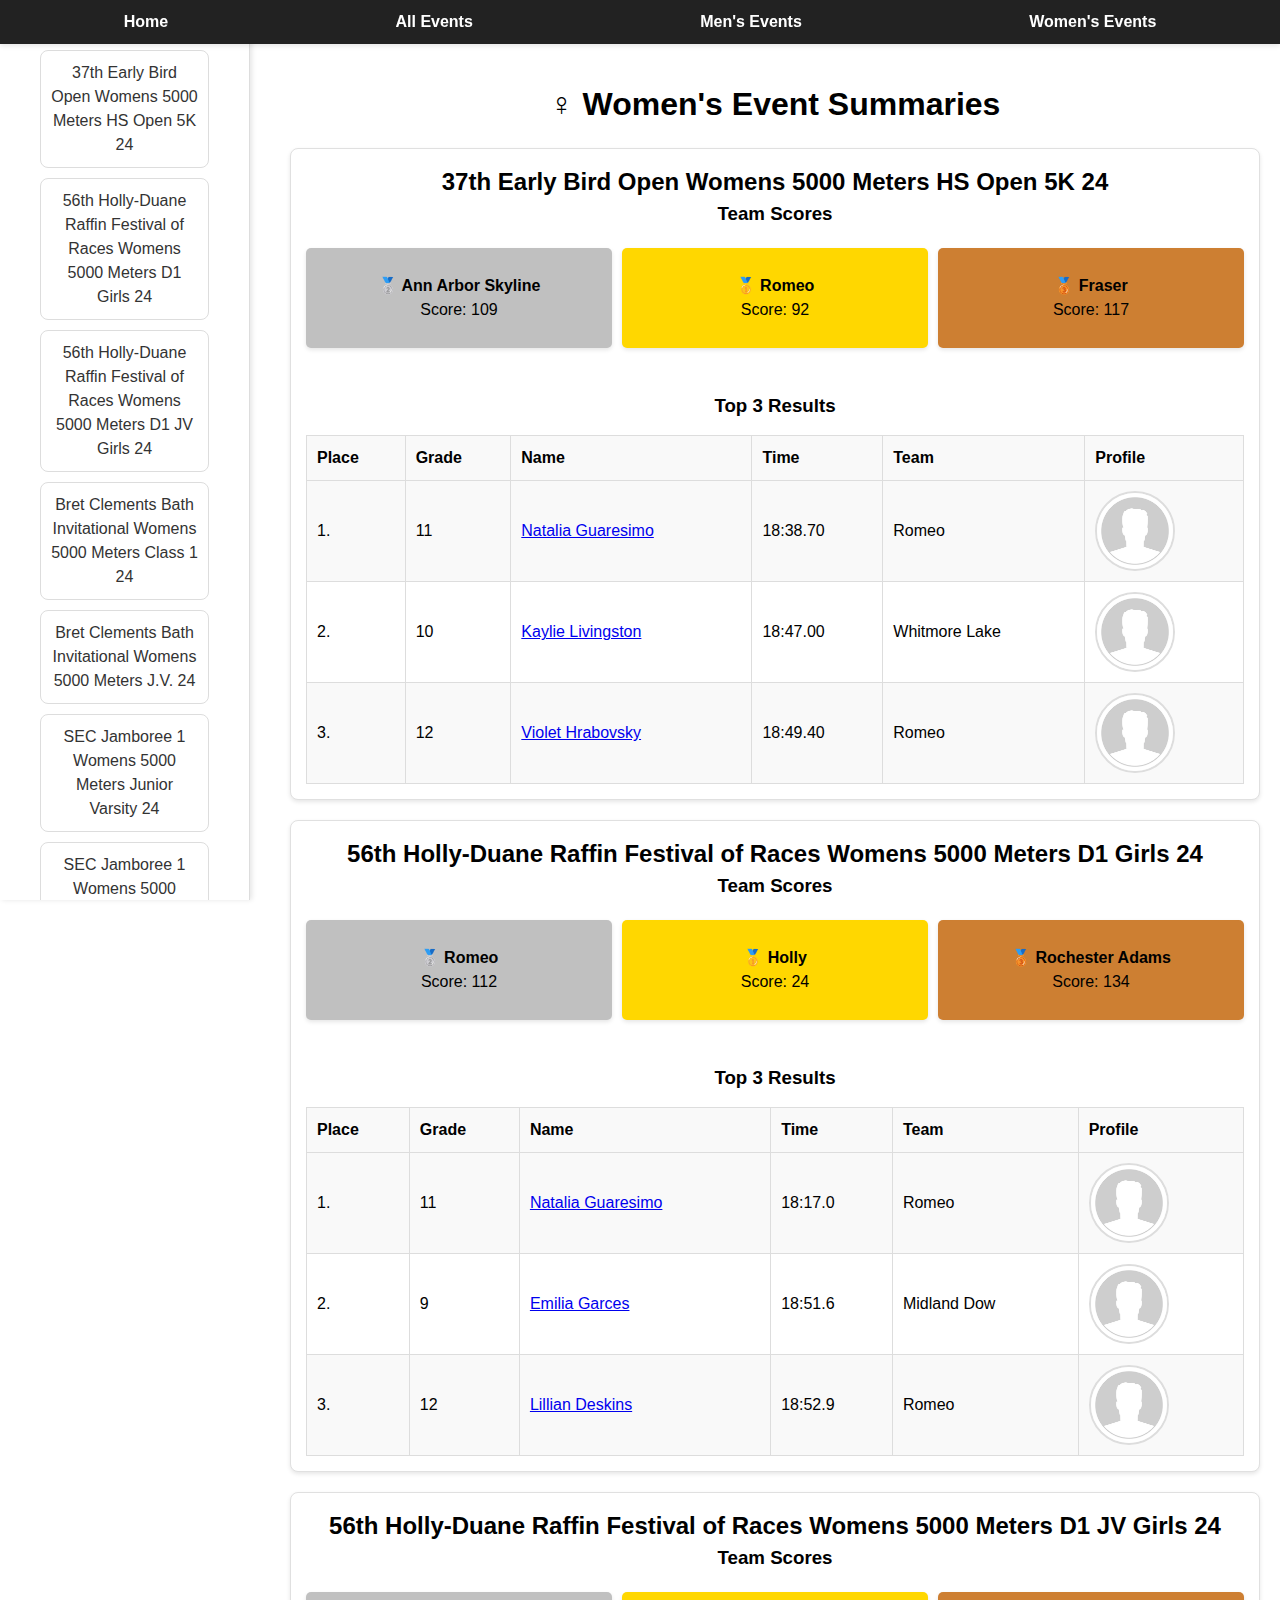
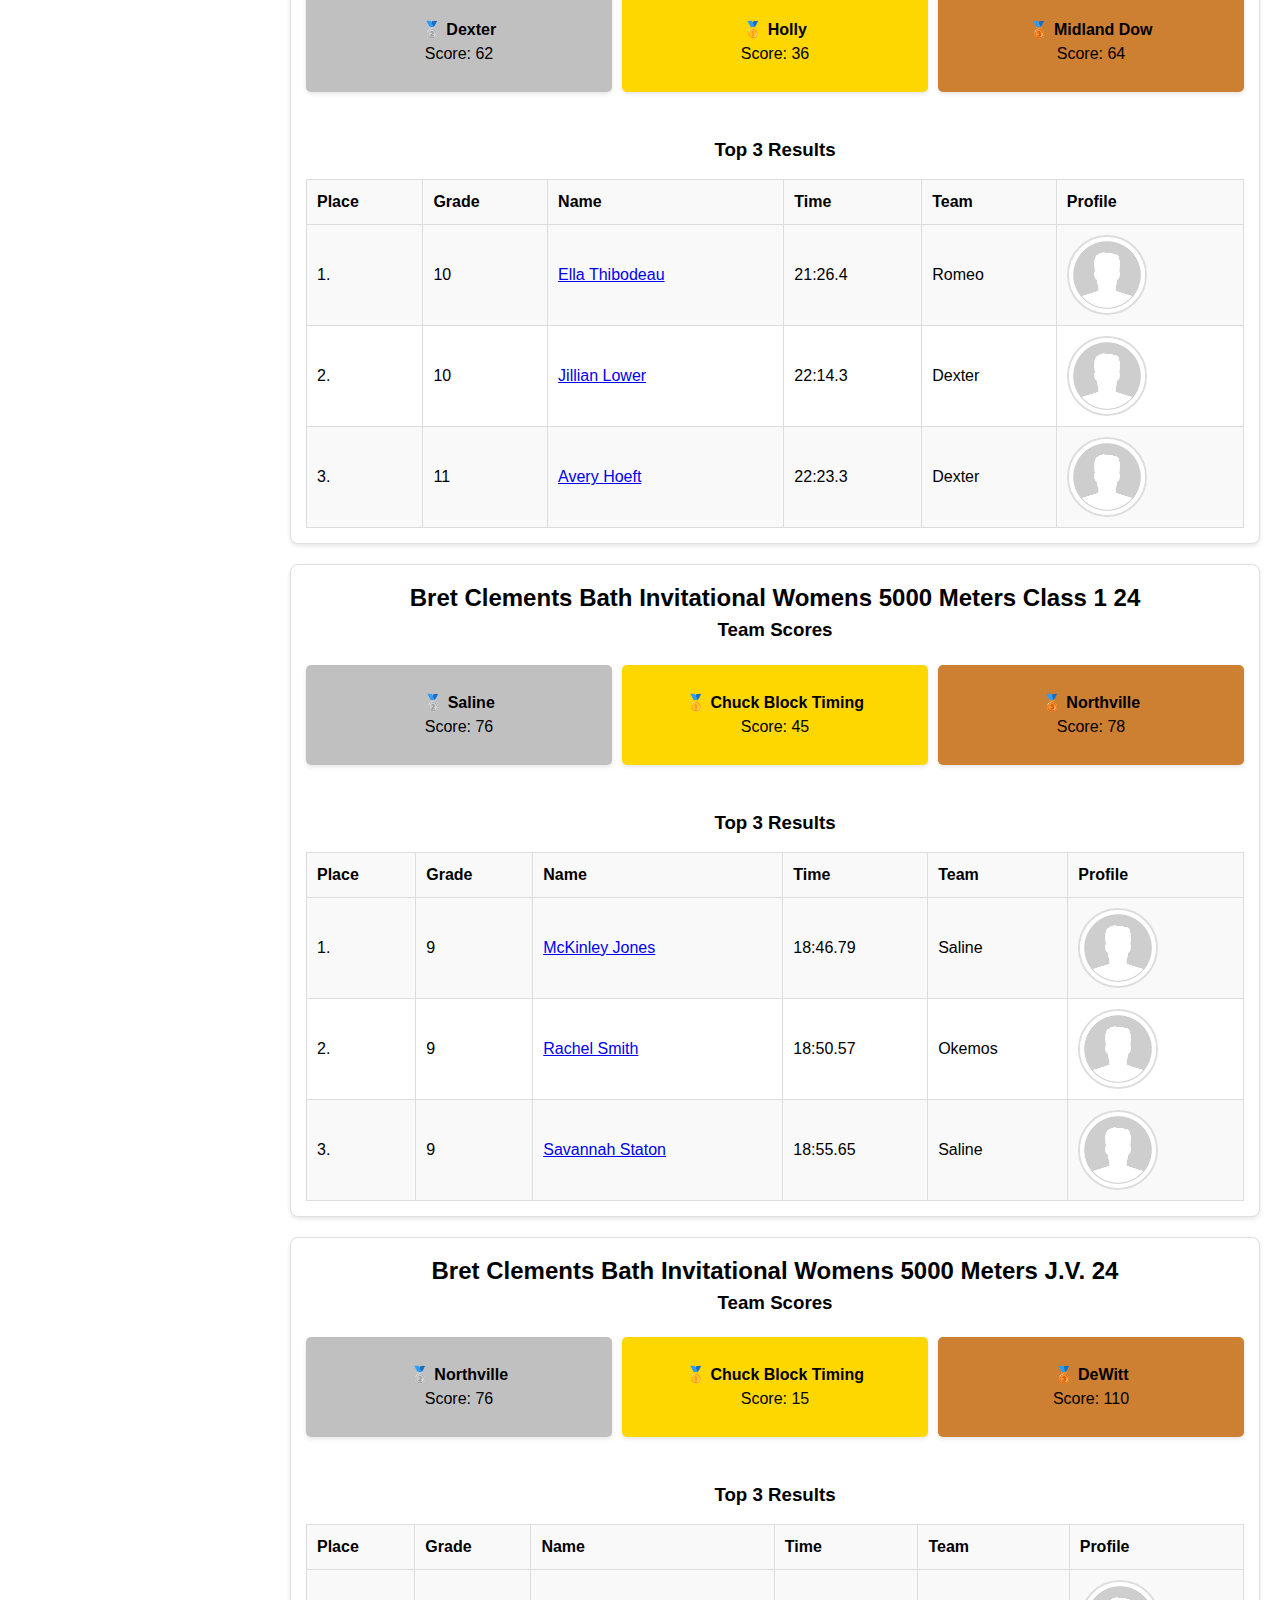
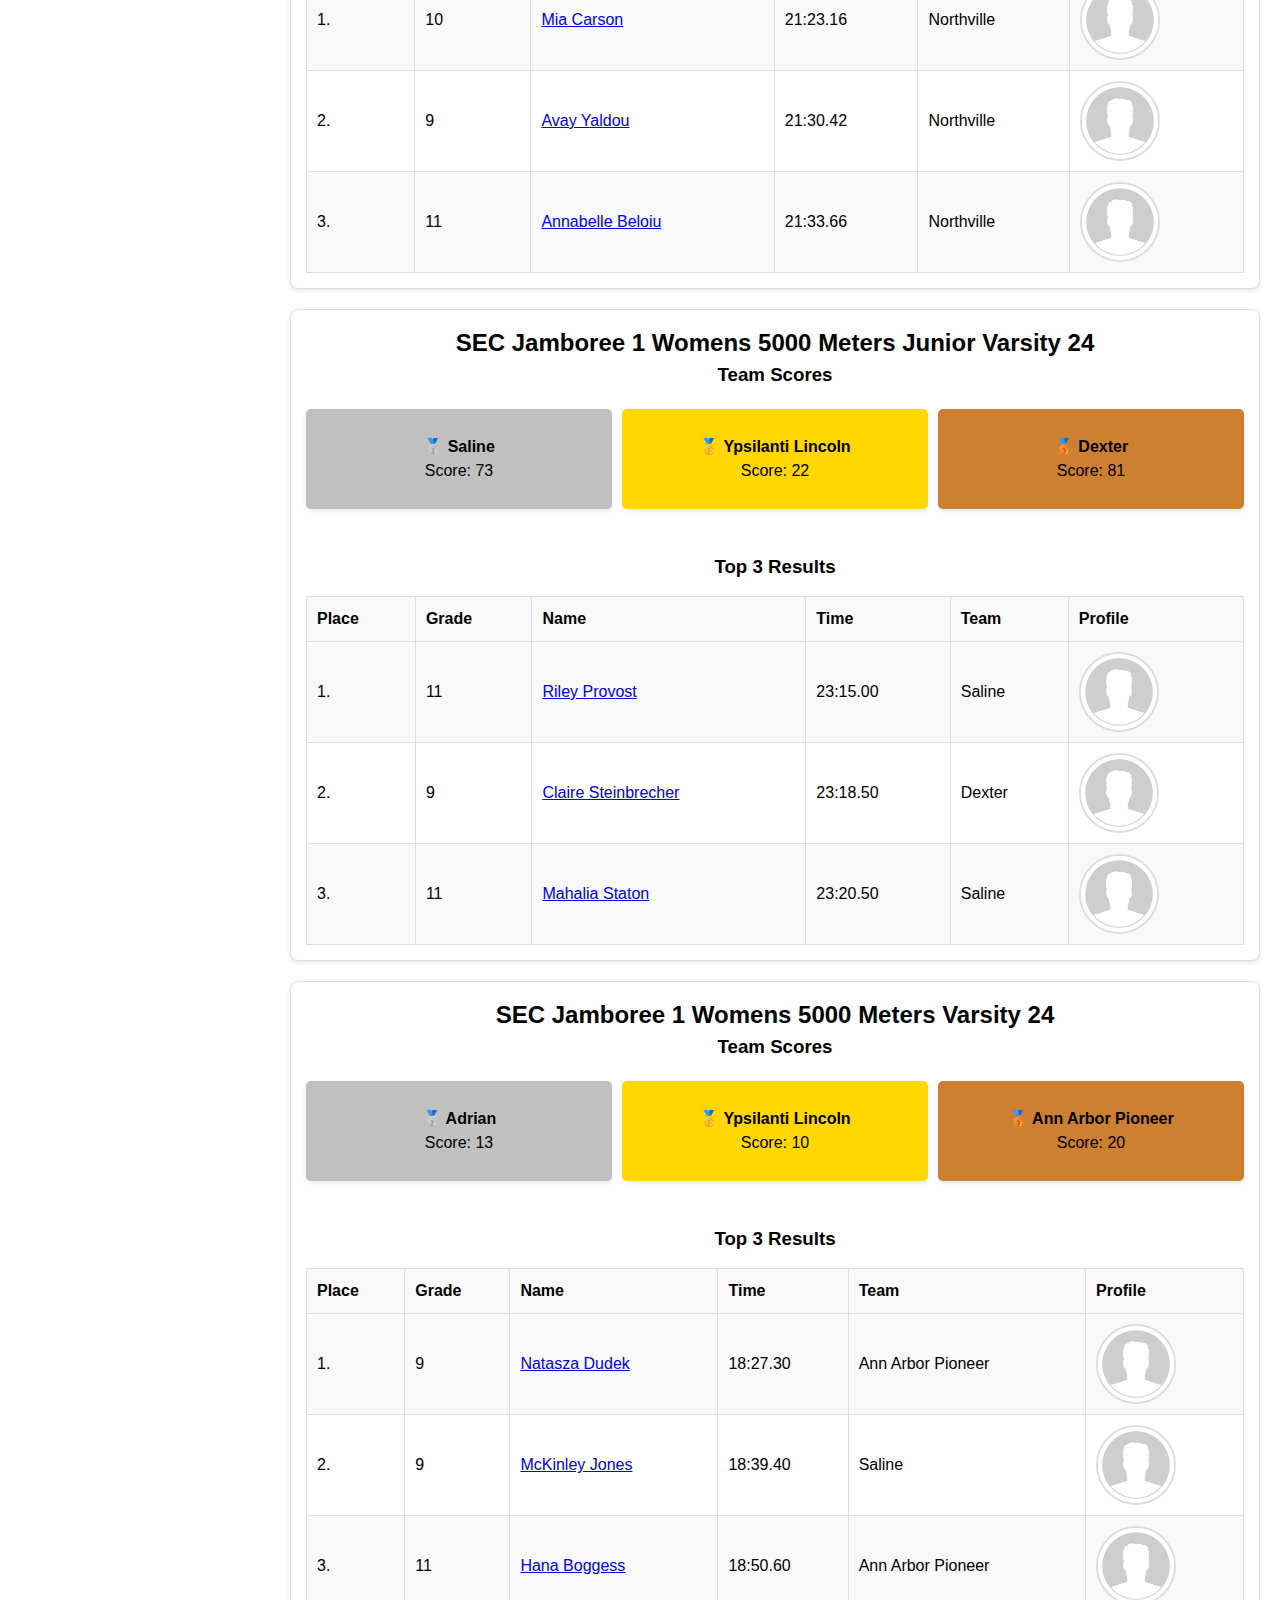
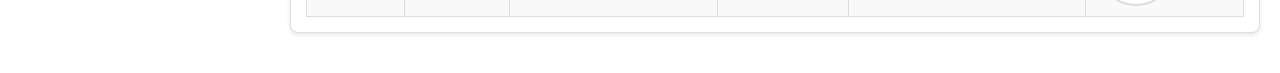
<file: womens_results.html>
<!DOCTYPE html>
<html lang="en">
<head>
    <meta charset="UTF-8">
    <meta http-equiv="X-UA-Compatible" content="IE=edge">
    <meta name="viewport" content="width=device-width, initial-scale=1.0">
    <title>&#9792; Women's Event Summaries</title>
    <link rel="icon" href="images/favicon.ico" type="image/x-icon">
    <link rel="stylesheet" type="text/css" href="css/reset.css">
    <link rel="stylesheet" href="css/style.css">
</head>
<body>
    <!-- Top Navbar -->
    <div class="navbar">
        <a href="index.html">Home</a>
        <a href="results.html">All Events</a>
        <a href="mens_results.html">Men's Events</a>
        <a href="womens_results.html">Women's Events</a>
    </div>

    <!-- Image Modal -->
    <div id="image-modal" class="modal" style="display: none;">
        <img class="modal-content" id="modal-img" alt="Profile Pic Fullscreen View">
        <div id="modal-caption"></div>
    </div>

    <main>
        <nav class="event-list">
            <ul>
    <li><a href="#event-1" class="event-link">37th Early Bird Open Womens 5000 Meters HS Open 5K 24</a></li><li><a href="#event-2" class="event-link">56th Holly-Duane Raffin Festival of Races Womens 5000 Meters D1 Girls 24</a></li><li><a href="#event-3" class="event-link">56th Holly-Duane Raffin Festival of Races Womens 5000 Meters D1 JV Girls 24</a></li><li><a href="#event-4" class="event-link">Bret Clements Bath Invitational Womens 5000 Meters Class 1 24</a></li><li><a href="#event-5" class="event-link">Bret Clements Bath Invitational Womens 5000 Meters J.V. 24</a></li><li><a href="#event-6" class="event-link">SEC Jamboree 1 Womens 5000 Meters Junior Varsity 24</a></li><li><a href="#event-7" class="event-link">SEC Jamboree 1 Womens 5000 Meters Varsity 24</a></li>
            </ul>
        </nav>
        <h1>&#9792; Women's Event Summaries</h1>
    
            <div class="spacer" id="spacer-1"></div>
            <section id="event-1" class="event">
                <h2>37th Early Bird Open Womens 5000 Meters HS Open 5K 24</h2>
                <h3>Team Scores</h3>
                <div class="podium">
            
                <div class="first-place">
                    <p><b>&#129351; Romeo</b></p>
                    <p>Score: 92</p>
                </div>
                
                <div class="second-place">
                    <p><b>&#129352; Ann Arbor Skyline</b></p>
                    <p>Score: 109</p>
                </div>
                
                <div class="third-place">
                    <p><b>&#129353; Fraser</b></p>
                    <p>Score: 117</p>
                </div>
                
                </div>
                <br>
                <h3>Top 3 Results</h3>
                <table class="athlete-table">
                    <thead>
                        <tr>
                            <th>Place</th>
                            <th>Grade</th>
                            <th>Name</th>
                            <th>Time</th>
                            <th>Team</th>
                            <th>Profile</th>
                        </tr>
                    </thead>
                    <tbody>
            
                    <tr>
                        <td data-label="Place">1.</td>
                        <td data-label="Grade">11</td>
                        <td data-label="Name"><a href="https://www.athletic.net/athlete/17271416/cross-country" target="_blank">Natalia Guaresimo</a></td>
                        <td data-label="Time">18:38.70</td>
                        <td data-label="Team">Romeo</td>
                        <td data-label="Profile">
                            <img src="images/default.jpg" alt="Profile Picture of Natalia Guaresimo" 
                                 onclick="toggleModal('images/default.jpg', 'Natalia Guaresimo', event)" 
                                 tabindex="0">
                        </td>
                    </tr>
                    
                    <tr>
                        <td data-label="Place">2.</td>
                        <td data-label="Grade">10</td>
                        <td data-label="Name"><a href="https://www.athletic.net/athlete/19229177/cross-country" target="_blank">Kaylie Livingston</a></td>
                        <td data-label="Time">18:47.00</td>
                        <td data-label="Team">Whitmore Lake</td>
                        <td data-label="Profile">
                            <img src="images/default.jpg" alt="Profile Picture of Kaylie Livingston" 
                                 onclick="toggleModal('images/default.jpg', 'Kaylie Livingston', event)" 
                                 tabindex="0">
                        </td>
                    </tr>
                    
                    <tr>
                        <td data-label="Place">3.</td>
                        <td data-label="Grade">12</td>
                        <td data-label="Name"><a href="https://www.athletic.net/athlete/13894494/cross-country" target="_blank">Violet Hrabovsky</a></td>
                        <td data-label="Time">18:49.40</td>
                        <td data-label="Team">Romeo</td>
                        <td data-label="Profile">
                            <img src="images/default.jpg" alt="Profile Picture of Violet Hrabovsky" 
                                 onclick="toggleModal('images/default.jpg', 'Violet Hrabovsky', event)" 
                                 tabindex="0">
                        </td>
                    </tr>
                    
                    </tbody>
                </table>
            </section>
            
            <div class="spacer" id="spacer-2"></div>
            <section id="event-2" class="event">
                <h2>56th Holly-Duane Raffin Festival of Races Womens 5000 Meters D1 Girls 24</h2>
                <h3>Team Scores</h3>
                <div class="podium">
            
                <div class="first-place">
                    <p><b>&#129351; Holly</b></p>
                    <p>Score: 24</p>
                </div>
                
                <div class="second-place">
                    <p><b>&#129352; Romeo</b></p>
                    <p>Score: 112</p>
                </div>
                
                <div class="third-place">
                    <p><b>&#129353; Rochester Adams</b></p>
                    <p>Score: 134</p>
                </div>
                
                </div>
                <br>
                <h3>Top 3 Results</h3>
                <table class="athlete-table">
                    <thead>
                        <tr>
                            <th>Place</th>
                            <th>Grade</th>
                            <th>Name</th>
                            <th>Time</th>
                            <th>Team</th>
                            <th>Profile</th>
                        </tr>
                    </thead>
                    <tbody>
            
                    <tr>
                        <td data-label="Place">1.</td>
                        <td data-label="Grade">11</td>
                        <td data-label="Name"><a href="https://www.athletic.net/athlete/17271416/cross-country" target="_blank">Natalia Guaresimo</a></td>
                        <td data-label="Time">18:17.0</td>
                        <td data-label="Team">Romeo</td>
                        <td data-label="Profile">
                            <img src="images/default.jpg" alt="Profile Picture of Natalia Guaresimo" 
                                 onclick="toggleModal('images/default.jpg', 'Natalia Guaresimo', event)" 
                                 tabindex="0">
                        </td>
                    </tr>
                    
                    <tr>
                        <td data-label="Place">2.</td>
                        <td data-label="Grade">9</td>
                        <td data-label="Name"><a href="https://www.athletic.net/athlete/21235099/cross-country" target="_blank">Emilia Garces</a></td>
                        <td data-label="Time">18:51.6</td>
                        <td data-label="Team">Midland Dow</td>
                        <td data-label="Profile">
                            <img src="images/default.jpg" alt="Profile Picture of Emilia Garces" 
                                 onclick="toggleModal('images/default.jpg', 'Emilia Garces', event)" 
                                 tabindex="0">
                        </td>
                    </tr>
                    
                    <tr>
                        <td data-label="Place">3.</td>
                        <td data-label="Grade">12</td>
                        <td data-label="Name"><a href="https://www.athletic.net/athlete/23745616/cross-country" target="_blank">Lillian Deskins</a></td>
                        <td data-label="Time">18:52.9</td>
                        <td data-label="Team">Romeo</td>
                        <td data-label="Profile">
                            <img src="images/default.jpg" alt="Profile Picture of Lillian Deskins" 
                                 onclick="toggleModal('images/default.jpg', 'Lillian Deskins', event)" 
                                 tabindex="0">
                        </td>
                    </tr>
                    
                    </tbody>
                </table>
            </section>
            
            <div class="spacer" id="spacer-3"></div>
            <section id="event-3" class="event">
                <h2>56th Holly-Duane Raffin Festival of Races Womens 5000 Meters D1 JV Girls 24</h2>
                <h3>Team Scores</h3>
                <div class="podium">
            
                <div class="first-place">
                    <p><b>&#129351; Holly</b></p>
                    <p>Score: 36</p>
                </div>
                
                <div class="second-place">
                    <p><b>&#129352; Dexter</b></p>
                    <p>Score: 62</p>
                </div>
                
                <div class="third-place">
                    <p><b>&#129353; Midland Dow</b></p>
                    <p>Score: 64</p>
                </div>
                
                </div>
                <br>
                <h3>Top 3 Results</h3>
                <table class="athlete-table">
                    <thead>
                        <tr>
                            <th>Place</th>
                            <th>Grade</th>
                            <th>Name</th>
                            <th>Time</th>
                            <th>Team</th>
                            <th>Profile</th>
                        </tr>
                    </thead>
                    <tbody>
            
                    <tr>
                        <td data-label="Place">1.</td>
                        <td data-label="Grade">10</td>
                        <td data-label="Name"><a href="https://www.athletic.net/athlete/18879417/cross-country" target="_blank">Ella Thibodeau</a></td>
                        <td data-label="Time">21:26.4</td>
                        <td data-label="Team">Romeo</td>
                        <td data-label="Profile">
                            <img src="images/default.jpg" alt="Profile Picture of Ella Thibodeau" 
                                 onclick="toggleModal('images/default.jpg', 'Ella Thibodeau', event)" 
                                 tabindex="0">
                        </td>
                    </tr>
                    
                    <tr>
                        <td data-label="Place">2.</td>
                        <td data-label="Grade">10</td>
                        <td data-label="Name"><a href="https://www.athletic.net/athlete/23531864/cross-country" target="_blank">Jillian Lower</a></td>
                        <td data-label="Time">22:14.3</td>
                        <td data-label="Team">Dexter</td>
                        <td data-label="Profile">
                            <img src="images/default.jpg" alt="Profile Picture of Jillian Lower" 
                                 onclick="toggleModal('images/default.jpg', 'Jillian Lower', event)" 
                                 tabindex="0">
                        </td>
                    </tr>
                    
                    <tr>
                        <td data-label="Place">3.</td>
                        <td data-label="Grade">11</td>
                        <td data-label="Name"><a href="https://www.athletic.net/athlete/17349241/cross-country" target="_blank">Avery Hoeft</a></td>
                        <td data-label="Time">22:23.3</td>
                        <td data-label="Team">Dexter</td>
                        <td data-label="Profile">
                            <img src="images/default.jpg" alt="Profile Picture of Avery Hoeft" 
                                 onclick="toggleModal('images/default.jpg', 'Avery Hoeft', event)" 
                                 tabindex="0">
                        </td>
                    </tr>
                    
                    </tbody>
                </table>
            </section>
            
            <div class="spacer" id="spacer-4"></div>
            <section id="event-4" class="event">
                <h2>Bret Clements Bath Invitational Womens 5000 Meters Class 1 24</h2>
                <h3>Team Scores</h3>
                <div class="podium">
            
                <div class="first-place">
                    <p><b>&#129351; Chuck Block Timing</b></p>
                    <p>Score: 45</p>
                </div>
                
                <div class="second-place">
                    <p><b>&#129352; Saline</b></p>
                    <p>Score: 76</p>
                </div>
                
                <div class="third-place">
                    <p><b>&#129353; Northville</b></p>
                    <p>Score: 78</p>
                </div>
                
                </div>
                <br>
                <h3>Top 3 Results</h3>
                <table class="athlete-table">
                    <thead>
                        <tr>
                            <th>Place</th>
                            <th>Grade</th>
                            <th>Name</th>
                            <th>Time</th>
                            <th>Team</th>
                            <th>Profile</th>
                        </tr>
                    </thead>
                    <tbody>
            
                    <tr>
                        <td data-label="Place">1.</td>
                        <td data-label="Grade">9</td>
                        <td data-label="Name"><a href="https://www.athletic.net/athlete/26372415/cross-country" target="_blank">McKinley Jones</a></td>
                        <td data-label="Time">18:46.79</td>
                        <td data-label="Team">Saline</td>
                        <td data-label="Profile">
                            <img src="images/default.jpg" alt="Profile Picture of McKinley Jones" 
                                 onclick="toggleModal('images/default.jpg', 'McKinley Jones', event)" 
                                 tabindex="0">
                        </td>
                    </tr>
                    
                    <tr>
                        <td data-label="Place">2.</td>
                        <td data-label="Grade">9</td>
                        <td data-label="Name"><a href="https://www.athletic.net/athlete/22661218/cross-country" target="_blank">Rachel Smith</a></td>
                        <td data-label="Time">18:50.57</td>
                        <td data-label="Team">Okemos</td>
                        <td data-label="Profile">
                            <img src="images/default.jpg" alt="Profile Picture of Rachel Smith" 
                                 onclick="toggleModal('images/default.jpg', 'Rachel Smith', event)" 
                                 tabindex="0">
                        </td>
                    </tr>
                    
                    <tr>
                        <td data-label="Place">3.</td>
                        <td data-label="Grade">9</td>
                        <td data-label="Name"><a href="https://www.athletic.net/athlete/26372417/cross-country" target="_blank">Savannah Staton</a></td>
                        <td data-label="Time">18:55.65</td>
                        <td data-label="Team">Saline</td>
                        <td data-label="Profile">
                            <img src="images/default.jpg" alt="Profile Picture of Savannah Staton" 
                                 onclick="toggleModal('images/default.jpg', 'Savannah Staton', event)" 
                                 tabindex="0">
                        </td>
                    </tr>
                    
                    </tbody>
                </table>
            </section>
            
            <div class="spacer" id="spacer-5"></div>
            <section id="event-5" class="event">
                <h2>Bret Clements Bath Invitational Womens 5000 Meters J.V. 24</h2>
                <h3>Team Scores</h3>
                <div class="podium">
            
                <div class="first-place">
                    <p><b>&#129351; Chuck Block Timing</b></p>
                    <p>Score: 15</p>
                </div>
                
                <div class="second-place">
                    <p><b>&#129352; Northville</b></p>
                    <p>Score: 76</p>
                </div>
                
                <div class="third-place">
                    <p><b>&#129353; DeWitt</b></p>
                    <p>Score: 110</p>
                </div>
                
                </div>
                <br>
                <h3>Top 3 Results</h3>
                <table class="athlete-table">
                    <thead>
                        <tr>
                            <th>Place</th>
                            <th>Grade</th>
                            <th>Name</th>
                            <th>Time</th>
                            <th>Team</th>
                            <th>Profile</th>
                        </tr>
                    </thead>
                    <tbody>
            
                    <tr>
                        <td data-label="Place">1.</td>
                        <td data-label="Grade">10</td>
                        <td data-label="Name"><a href="https://www.athletic.net/athlete/23575267/cross-country" target="_blank">Mia Carson</a></td>
                        <td data-label="Time">21:23.16</td>
                        <td data-label="Team">Northville</td>
                        <td data-label="Profile">
                            <img src="images/default.jpg" alt="Profile Picture of Mia Carson" 
                                 onclick="toggleModal('images/default.jpg', 'Mia Carson', event)" 
                                 tabindex="0">
                        </td>
                    </tr>
                    
                    <tr>
                        <td data-label="Place">2.</td>
                        <td data-label="Grade">9</td>
                        <td data-label="Name"><a href="https://www.athletic.net/athlete/19104721/cross-country" target="_blank">Avay Yaldou</a></td>
                        <td data-label="Time">21:30.42</td>
                        <td data-label="Team">Northville</td>
                        <td data-label="Profile">
                            <img src="images/default.jpg" alt="Profile Picture of Avay Yaldou" 
                                 onclick="toggleModal('images/default.jpg', 'Avay Yaldou', event)" 
                                 tabindex="0">
                        </td>
                    </tr>
                    
                    <tr>
                        <td data-label="Place">3.</td>
                        <td data-label="Grade">11</td>
                        <td data-label="Name"><a href="https://www.athletic.net/athlete/15866543/cross-country" target="_blank">Annabelle Beloiu</a></td>
                        <td data-label="Time">21:33.66</td>
                        <td data-label="Team">Northville</td>
                        <td data-label="Profile">
                            <img src="images/default.jpg" alt="Profile Picture of Annabelle Beloiu" 
                                 onclick="toggleModal('images/default.jpg', 'Annabelle Beloiu', event)" 
                                 tabindex="0">
                        </td>
                    </tr>
                    
                    </tbody>
                </table>
            </section>
            
            <div class="spacer" id="spacer-6"></div>
            <section id="event-6" class="event">
                <h2>SEC Jamboree 1 Womens 5000 Meters Junior Varsity 24</h2>
                <h3>Team Scores</h3>
                <div class="podium">
            
                <div class="first-place">
                    <p><b>&#129351; Ypsilanti Lincoln</b></p>
                    <p>Score: 22</p>
                </div>
                
                <div class="second-place">
                    <p><b>&#129352; Saline</b></p>
                    <p>Score: 73</p>
                </div>
                
                <div class="third-place">
                    <p><b>&#129353; Dexter</b></p>
                    <p>Score: 81</p>
                </div>
                
                </div>
                <br>
                <h3>Top 3 Results</h3>
                <table class="athlete-table">
                    <thead>
                        <tr>
                            <th>Place</th>
                            <th>Grade</th>
                            <th>Name</th>
                            <th>Time</th>
                            <th>Team</th>
                            <th>Profile</th>
                        </tr>
                    </thead>
                    <tbody>
            
                    <tr>
                        <td data-label="Place">1.</td>
                        <td data-label="Grade">11</td>
                        <td data-label="Name"><a href="https://www.athletic.net/athlete/14164024/cross-country" target="_blank">Riley Provost</a></td>
                        <td data-label="Time">23:15.00</td>
                        <td data-label="Team">Saline</td>
                        <td data-label="Profile">
                            <img src="images/default.jpg" alt="Profile Picture of Riley Provost" 
                                 onclick="toggleModal('images/default.jpg', 'Riley Provost', event)" 
                                 tabindex="0">
                        </td>
                    </tr>
                    
                    <tr>
                        <td data-label="Place">2.</td>
                        <td data-label="Grade">9</td>
                        <td data-label="Name"><a href="https://www.athletic.net/athlete/21411167/cross-country" target="_blank">Claire Steinbrecher</a></td>
                        <td data-label="Time">23:18.50</td>
                        <td data-label="Team">Dexter</td>
                        <td data-label="Profile">
                            <img src="images/default.jpg" alt="Profile Picture of Claire Steinbrecher" 
                                 onclick="toggleModal('images/default.jpg', 'Claire Steinbrecher', event)" 
                                 tabindex="0">
                        </td>
                    </tr>
                    
                    <tr>
                        <td data-label="Place">3.</td>
                        <td data-label="Grade">11</td>
                        <td data-label="Name"><a href="https://www.athletic.net/athlete/22262892/cross-country" target="_blank">Mahalia Staton</a></td>
                        <td data-label="Time">23:20.50</td>
                        <td data-label="Team">Saline</td>
                        <td data-label="Profile">
                            <img src="images/default.jpg" alt="Profile Picture of Mahalia Staton" 
                                 onclick="toggleModal('images/default.jpg', 'Mahalia Staton', event)" 
                                 tabindex="0">
                        </td>
                    </tr>
                    
                    </tbody>
                </table>
            </section>
            
            <div class="spacer" id="spacer-7"></div>
            <section id="event-7" class="event">
                <h2>SEC Jamboree 1 Womens 5000 Meters Varsity 24</h2>
                <h3>Team Scores</h3>
                <div class="podium">
            
                <div class="first-place">
                    <p><b>&#129351; Ypsilanti Lincoln</b></p>
                    <p>Score: 10</p>
                </div>
                
                <div class="second-place">
                    <p><b>&#129352; Adrian</b></p>
                    <p>Score: 13</p>
                </div>
                
                <div class="third-place">
                    <p><b>&#129353; Ann Arbor Pioneer</b></p>
                    <p>Score: 20</p>
                </div>
                
                </div>
                <br>
                <h3>Top 3 Results</h3>
                <table class="athlete-table">
                    <thead>
                        <tr>
                            <th>Place</th>
                            <th>Grade</th>
                            <th>Name</th>
                            <th>Time</th>
                            <th>Team</th>
                            <th>Profile</th>
                        </tr>
                    </thead>
                    <tbody>
            
                    <tr>
                        <td data-label="Place">1.</td>
                        <td data-label="Grade">9</td>
                        <td data-label="Name"><a href="https://www.athletic.net/athlete/26476823/cross-country" target="_blank">Natasza Dudek</a></td>
                        <td data-label="Time">18:27.30</td>
                        <td data-label="Team">Ann Arbor Pioneer</td>
                        <td data-label="Profile">
                            <img src="images/default.jpg" alt="Profile Picture of Natasza Dudek" 
                                 onclick="toggleModal('images/default.jpg', 'Natasza Dudek', event)" 
                                 tabindex="0">
                        </td>
                    </tr>
                    
                    <tr>
                        <td data-label="Place">2.</td>
                        <td data-label="Grade">9</td>
                        <td data-label="Name"><a href="https://www.athletic.net/athlete/26372415/cross-country" target="_blank">McKinley Jones</a></td>
                        <td data-label="Time">18:39.40</td>
                        <td data-label="Team">Saline</td>
                        <td data-label="Profile">
                            <img src="images/default.jpg" alt="Profile Picture of McKinley Jones" 
                                 onclick="toggleModal('images/default.jpg', 'McKinley Jones', event)" 
                                 tabindex="0">
                        </td>
                    </tr>
                    
                    <tr>
                        <td data-label="Place">3.</td>
                        <td data-label="Grade">11</td>
                        <td data-label="Name"><a href="https://www.athletic.net/athlete/21133194/cross-country" target="_blank">Hana Boggess</a></td>
                        <td data-label="Time">18:50.60</td>
                        <td data-label="Team">Ann Arbor Pioneer</td>
                        <td data-label="Profile">
                            <img src="images/default.jpg" alt="Profile Picture of Hana Boggess" 
                                 onclick="toggleModal('images/default.jpg', 'Hana Boggess', event)" 
                                 tabindex="0">
                        </td>
                    </tr>
                    
                    </tbody>
                </table>
            </section>
            
    <script src="js/script.js"></script>
    </main>
    
    <!-- Back to Top Button -->
    <button id="back-to-top" tabindex="0" style="display:none;">Back to Top</button>
</body>
</html>
</file>
<file: css/style.css>
/* All code not discussed in class reference on writeup (see README) */

:root {
    --bg-color: #ffffff;
    --text-color: #000000;
    --link-color: #333333;
    --table-bg-color: #f9f9f9;
    --event-bg-color: #ffffff;
    --button-bg-color: #555555;
    --button-text-color: #ffffff;
    --navbar-bg-color: #222222;
    --navbar-text-color: #ffffff;
    --border-color: #dddddd;
    --event-border-color: #e0e0e0;
    --medal-bg-gold: #ffd700;
        --medal-bg-silver: #c0c0c0;
    --medal-bg-bronze: #cd7f32;
    --podium-text-color: #000000;
    --modal-caption-color: #ffffff;
    --modal-bg-color: rgba(0, 0, 0, 0.8);
    --event-gap: 20px;
    --row-odd-bg-color: #f9f9f9;
    --row-even-bg-color: #ffffff;
 }

body {
    background-color: var(--bg-color);
    color: var(--text-color);
    font-family: Arial, sans-serif;
    margin: 0;
    padding: 0;
}

.navbar {
    background-color: var(--navbar-bg-color);
    color: var(--navbar-text-color);
    display: flex;
    justify-content: space-around;
    align-items: center;
    padding: 10px;
    box-shadow: 0 2px 5px rgba(0, 0, 0, 0.1);
    width: 100%;
    position: fixed;
    top: 0;
    left: 0;
    z-index: 999;
}

.navbar a {
    color: var(--navbar-text-color);
    text-decoration: none;
    font-weight: bold;
}

.navbar a:hover {
    text-decoration: underline;
}

.event-list {
    display: none;
 }

main {
    padding: 10px;
    margin-top: 60px;
    text-align: center;
 }

main h1 {
    font-size: 2rem;
    margin-bottom: 20px; 
}

/* Event Section */
.event {
    background-color: var(--event-bg-color);
    padding: 15px;
    margin-bottom: var(--event-gap);
    border: 1px solid var(--event-border-color);
    border-radius: 8px;
    box-shadow: 0 2px 4px rgba(0, 0, 0, 0.1);
    transition: transform 0.3s ease, box-shadow 0.3s ease;
    text-align: center;
}

.event h2 {
  margin-top: 0;
  text-align: center;
}

.event:hover {
    transform: scale(1.01);
    box-shadow: 0 6px 12px rgba(0, 0, 0, 0.15);
}

:target {
    scroll-margin-top: 70px;
}

@media (prefers-reduced-motion: reduce) {
  .event {
    transition: none;
    box-shadow: none;
  }

  .event:hover {
    transform: none;
    box-shadow: none;
  }
}

/* Podium */
.podium {
  display: flex;
  justify-content: space-evenly;
  align-items: flex-end;
  margin: 20px 0;
  gap: 10px;
}

.podium div {
  flex: 1;
  text-align: center;
  padding: 10px;
  border-radius: 5px;
  color: var(--podium-text-color);
  background-color: var(--event-bg-color);
  box-shadow: 0 2px 4px rgba(0, 0, 0, 0.1);
  height: 100px;
  display: flex;
  flex-direction: column;
  justify-content: center;
  align-items: center;
}

.podium .second-place {
  background-color: var(--medal-bg-silver);
  order: 1;
}

.podium .first-place {
  background-color: var(--medal-bg-gold);
  order: 2;
}

.podium .third-place {
  background-color: var(--medal-bg-bronze);
  order: 3;
}

/* Athlete Table */
.athlete-table {
    width: 100%;
    border-collapse: collapse;
    margin-top: 15px;
}

.athlete-table th,
.athlete-table td {
    border: 1px solid var(--border-color);
    padding: 10px;
    text-align: left;
}

.athlete-table th {
  background-color: var(--table-bg-color);
}

.athlete-table tr:nth-child(odd) {
  background-color: var(--row-odd-bg-color);
}

.athlete-table tr:nth-child(even) {
  background-color: var(--row-even-bg-color);
}

/* Image Modal preview */
.athlete-table img {
    width: 80px;
    height: 80px;
    object-fit: cover;
    border-radius: 50%;
    border: 2px solid var(--border-color);
}

#back-to-top {
  position: fixed;
  bottom: 20px;
  right: 20px;
  background-color: var(--button-bg-color);
  color: var(--button-text-color);
  border: none;
  padding: 10px 15px;
  border-radius: 5px;
  cursor: pointer;
  display: none;
  transition: background-color 0.3s;
  z-index: 1000;
}

#back-to-top:hover {
  background-color: var(--button-bg-color-hover, #777777);
}

/* Table Grid on Mobile */
@media not all and (min-width: 769px) {
  .athlete-table {
    display: grid;
    grid-template-columns: 1fr;
  }

  .athlete-table tr {
    display: contents;
  }

  .athlete-table th {
    display: none;
  }

  .athlete-table td {
    display: flex;
    justify-content: space-between;
    align-items: center;
    padding: 8px;
  }

  .athlete-table td::before {
    content: attr(data-label);
    font-weight: bold;
    flex-basis: 50%;
    color: var(--text-color);
    text-align: left;
    padding-right: 10px;
  }

  .athlete-table tr:nth-child(odd) td {
    background-color: var(--row-odd-bg-color);
  }

  .athlete-table tr:nth-child(even) td {
    background-color: var(--row-even-bg-color);
  }

  .athlete-table img {
    width: 80px;
    height: 80px;
    object-fit: cover;
    border-radius: 50%;
  }
}

/* Modal Styling */
#image-modal {
  display: none;
  position: fixed;
  z-index: 1000;
  left: 0;
  top: 0;
  width: 100%;
  height: 100%;
  background-color: var(--modal-bg-color);
  justify-content: center;
  align-items: center;
}

.modal-content {    
  object-fit: contain;
  width: 75%;
  height: 75%;
  margin: auto;
}

#modal-caption {
  text-align: center;
  color: var(--modal-caption-color);
  padding: 10px;
}

@media (min-width: 768px) {
  .event-list {
    display: block;
    position: fixed;
    top: 0;
    left: 0;
    width: 250px;
    height: 100%;
    background-color: var(--bg-color);
    border-right: 1px solid var(--border-color);
    padding: 40px;
    overflow-y: auto;
    box-shadow: 2px 0 5px rgba(0, 0, 0, 0.1);
  }

  .event-list ul {
    list-style-type: none;
    padding: 0;
  }

  .event-list li {
    margin: 10px 0;
  }

  .event-list a {
    text-decoration: none;
    color: var(--link-color);
    display: block;
    padding: 10px;
    background-color: var(--event-bg-color);
    border: 1px solid var(--border-color);
    border-radius: 8px;
    transition: background-color 0.3s, transform 0.3s;
  }

  .event-list a:hover {
    background-color: var(--table-bg-color);
    transform: scale(1.03);
  }

  main {
    margin-left: 270px;
    padding: 20px;
  }
}

@media (prefers-color-scheme: dark) {
  :root {
    --bg-color: #1e1e1e;
    --text-color: #f0f0f0;
    --link-color: #f6cc22;
    --table-bg-color: #2c2c2c;
    --event-bg-color: #333333;
    --button-bg-color: #444444;
    --button-text-color: #ffffff;
    --navbar-bg-color: #121212;
    --modal-bg-color: #ffffffcc;
    --border-color: #444444;
    --event-border-color: #555555;
    --medal-bg-gold: #ffd700;
    --medal-bg-silver: #c0c0c0;
    --medal-bg-bronze: #cd7f32;
    --podium-text-color: #000000;
    --modal-caption-color: #000000;
    --row-odd-bg-color: #3a3a3a;
    --row-even-bg-color: #2c2c2c;
  }
}

@media (prefers-color-scheme: dark) {
  .athlete-table a {
    color: #f6cc22 !important;
  }
}
</file>
